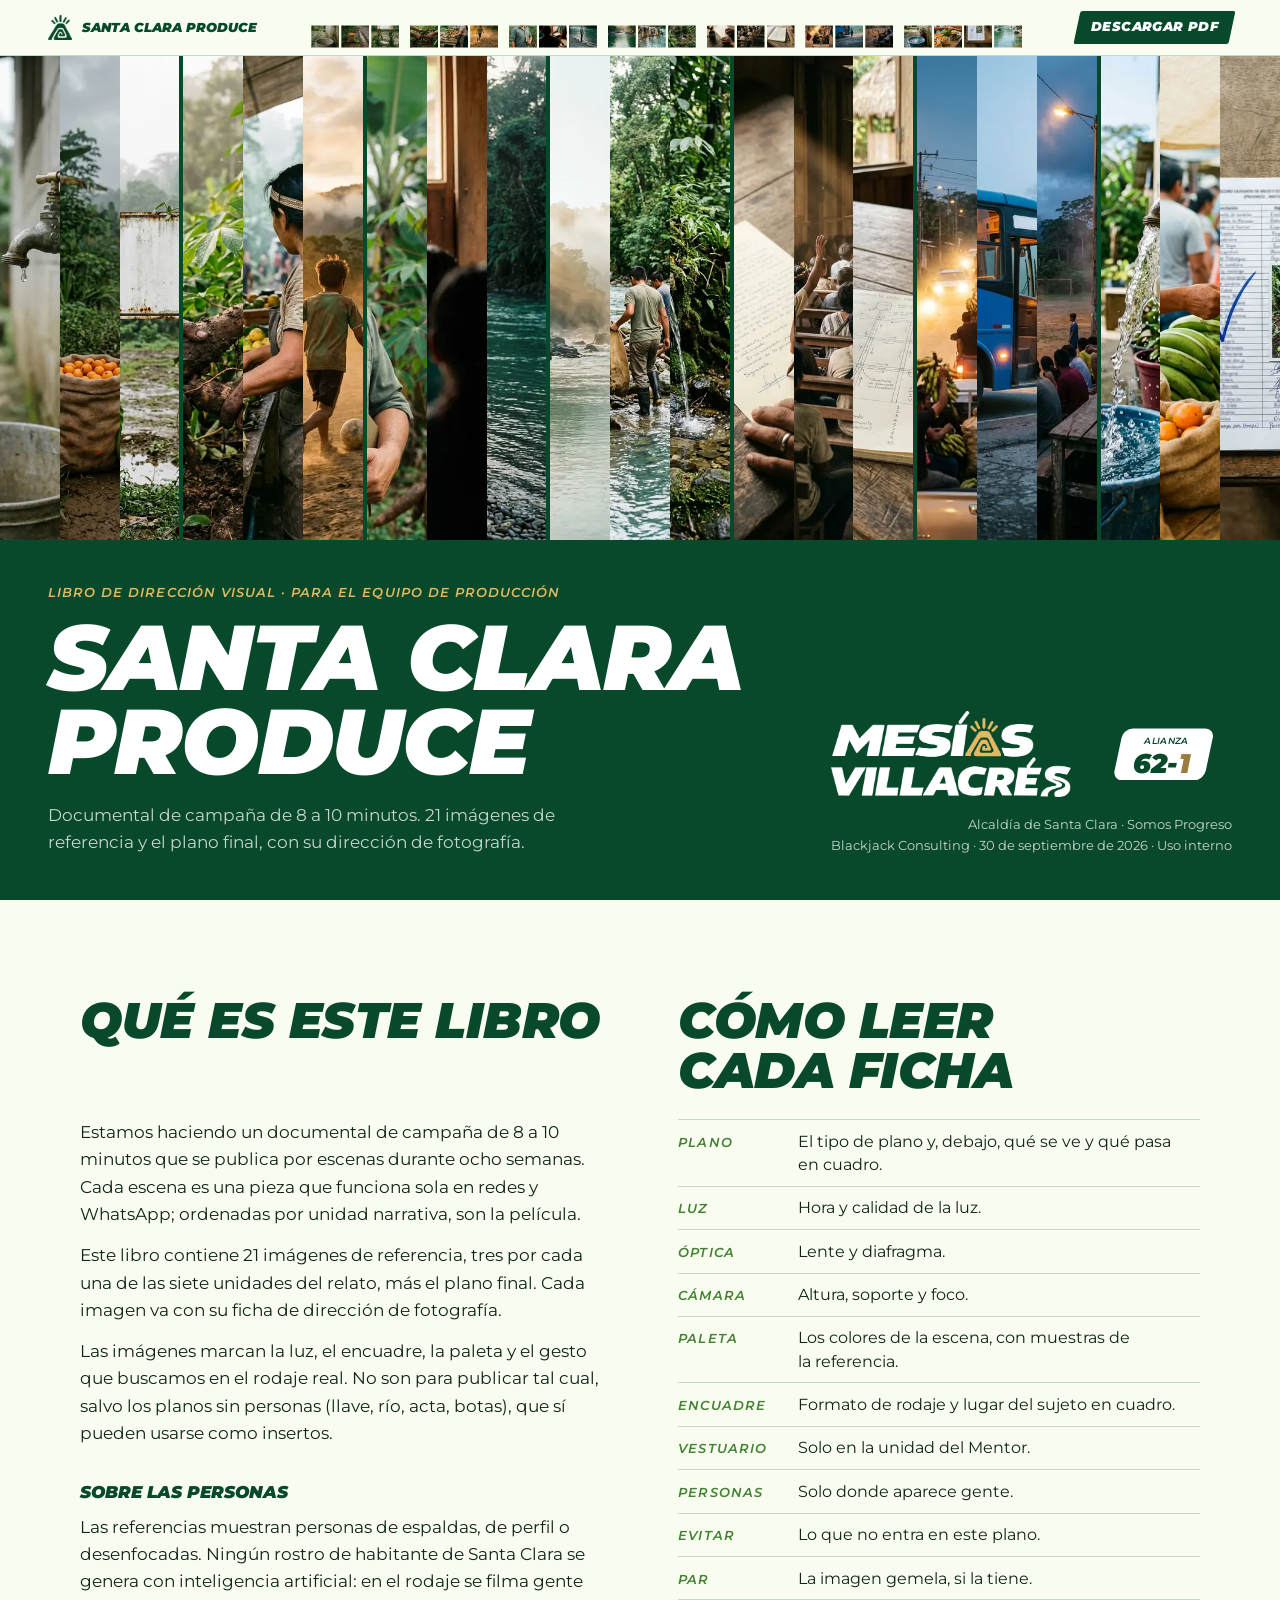
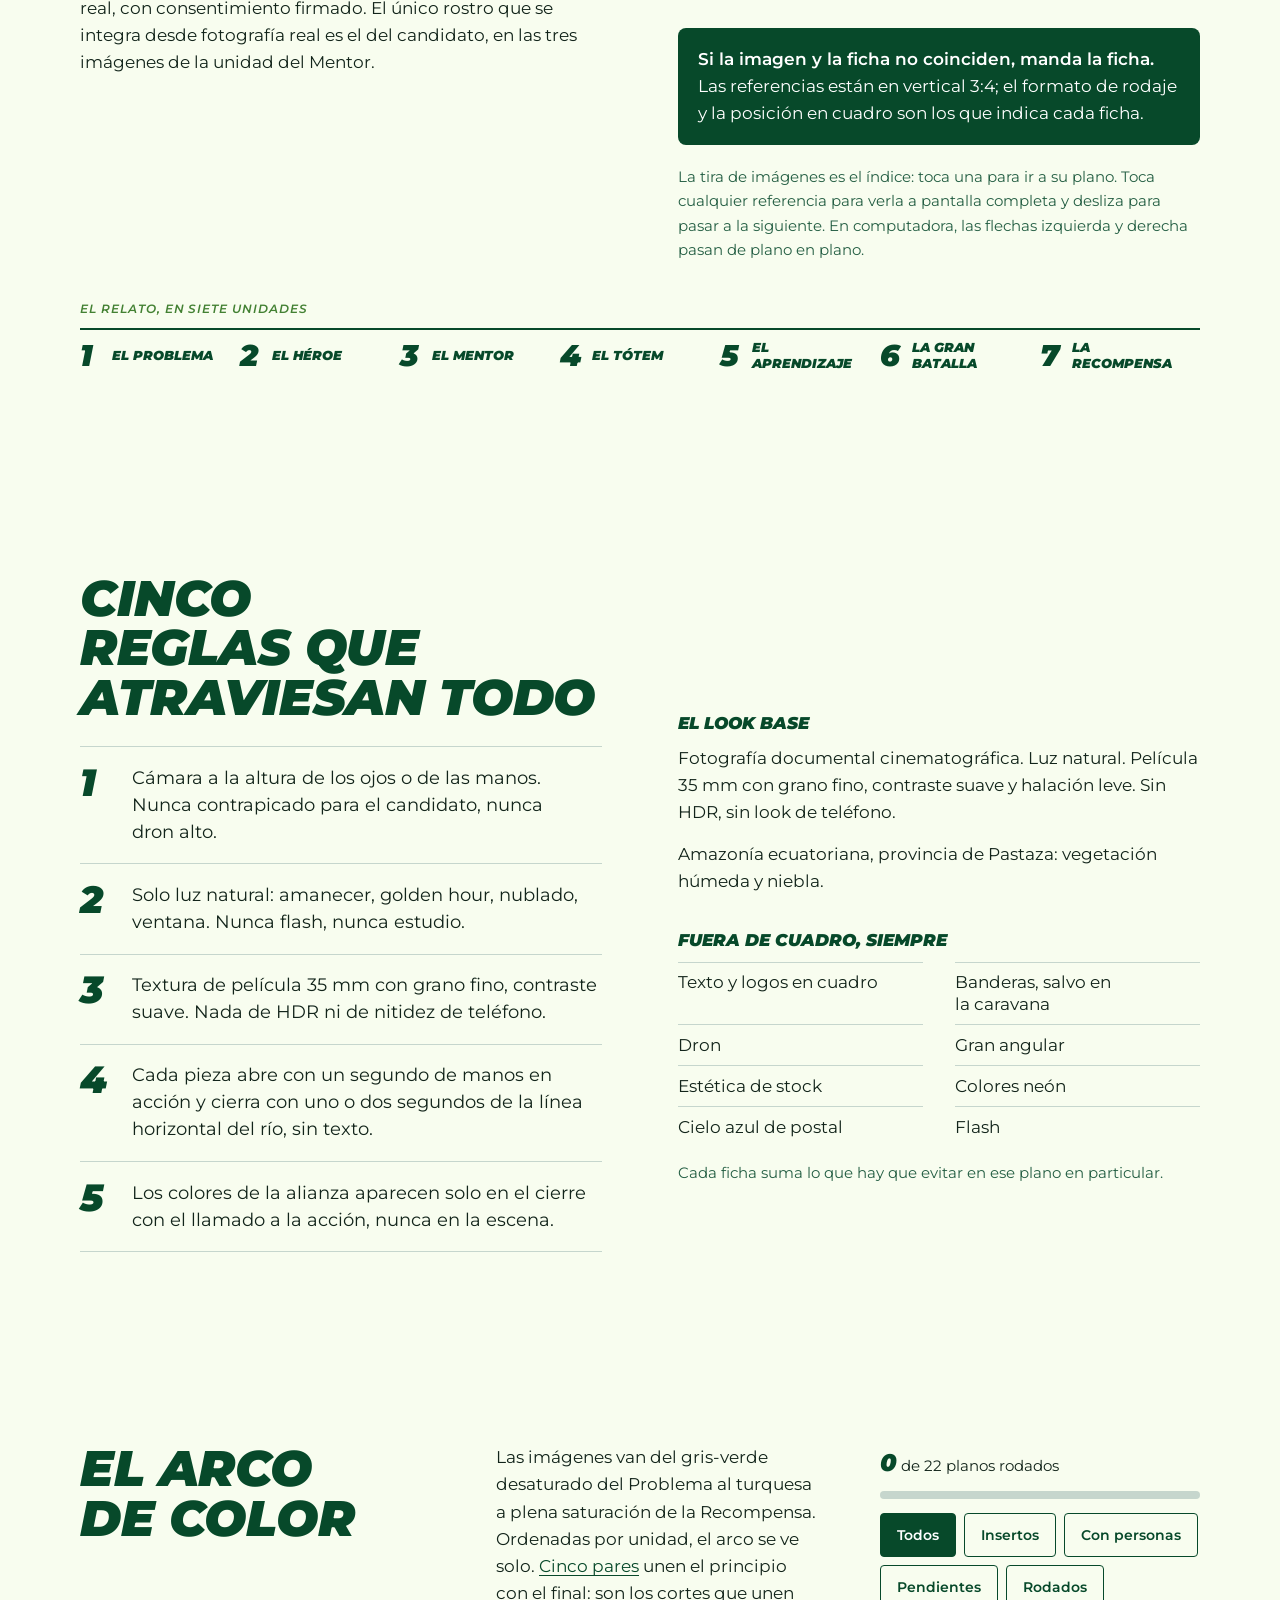
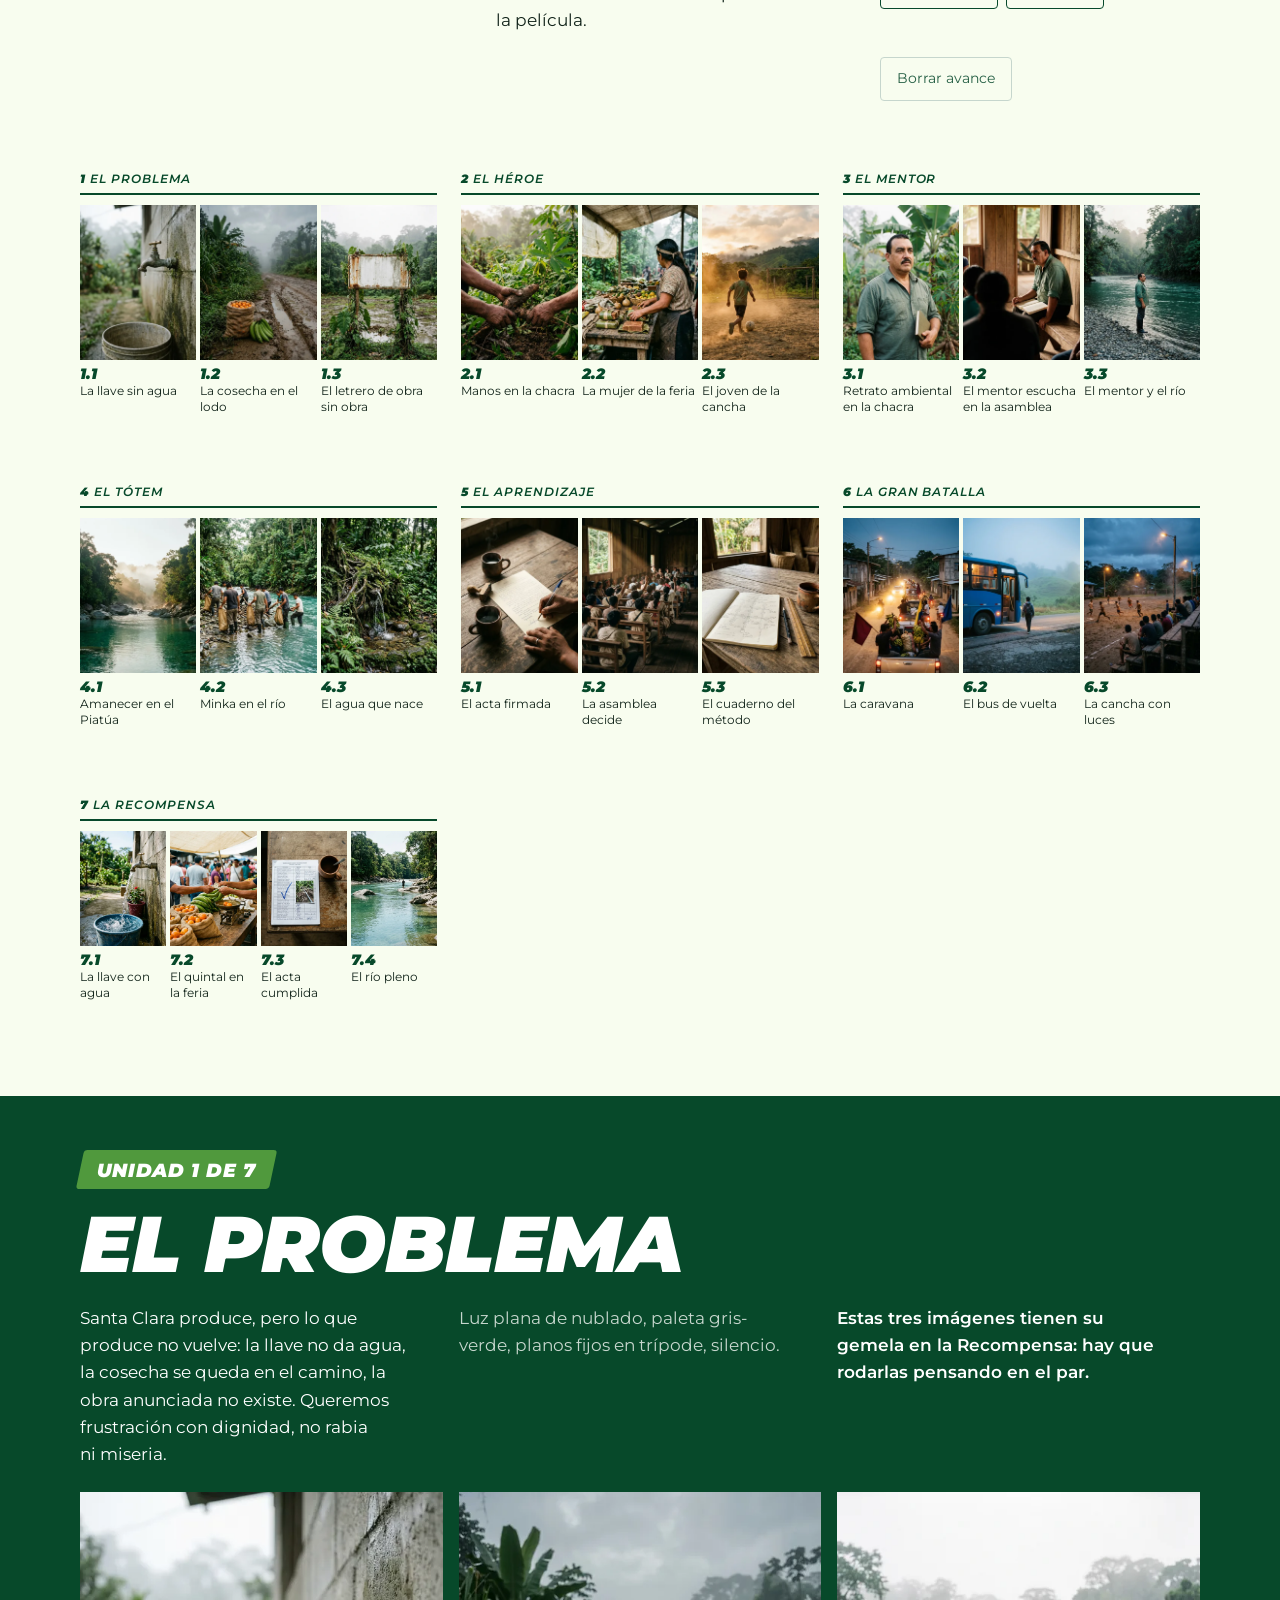
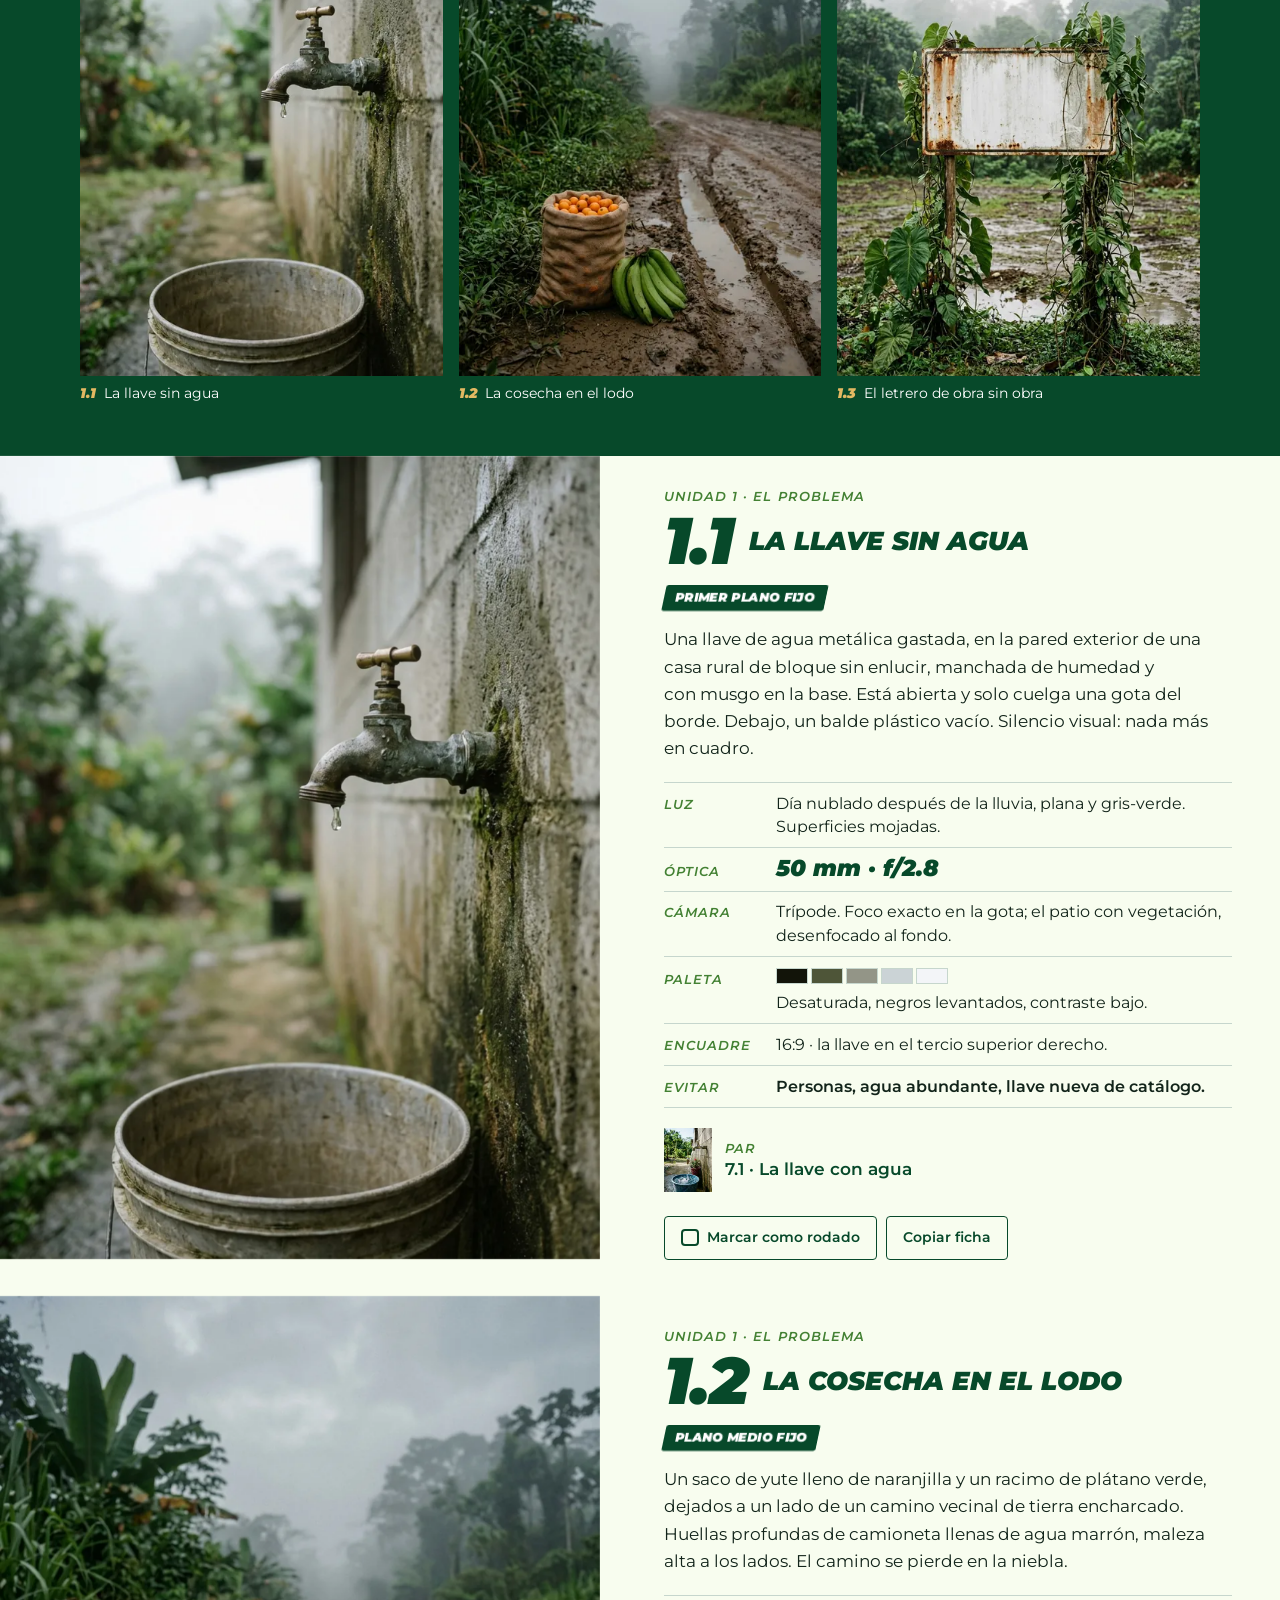
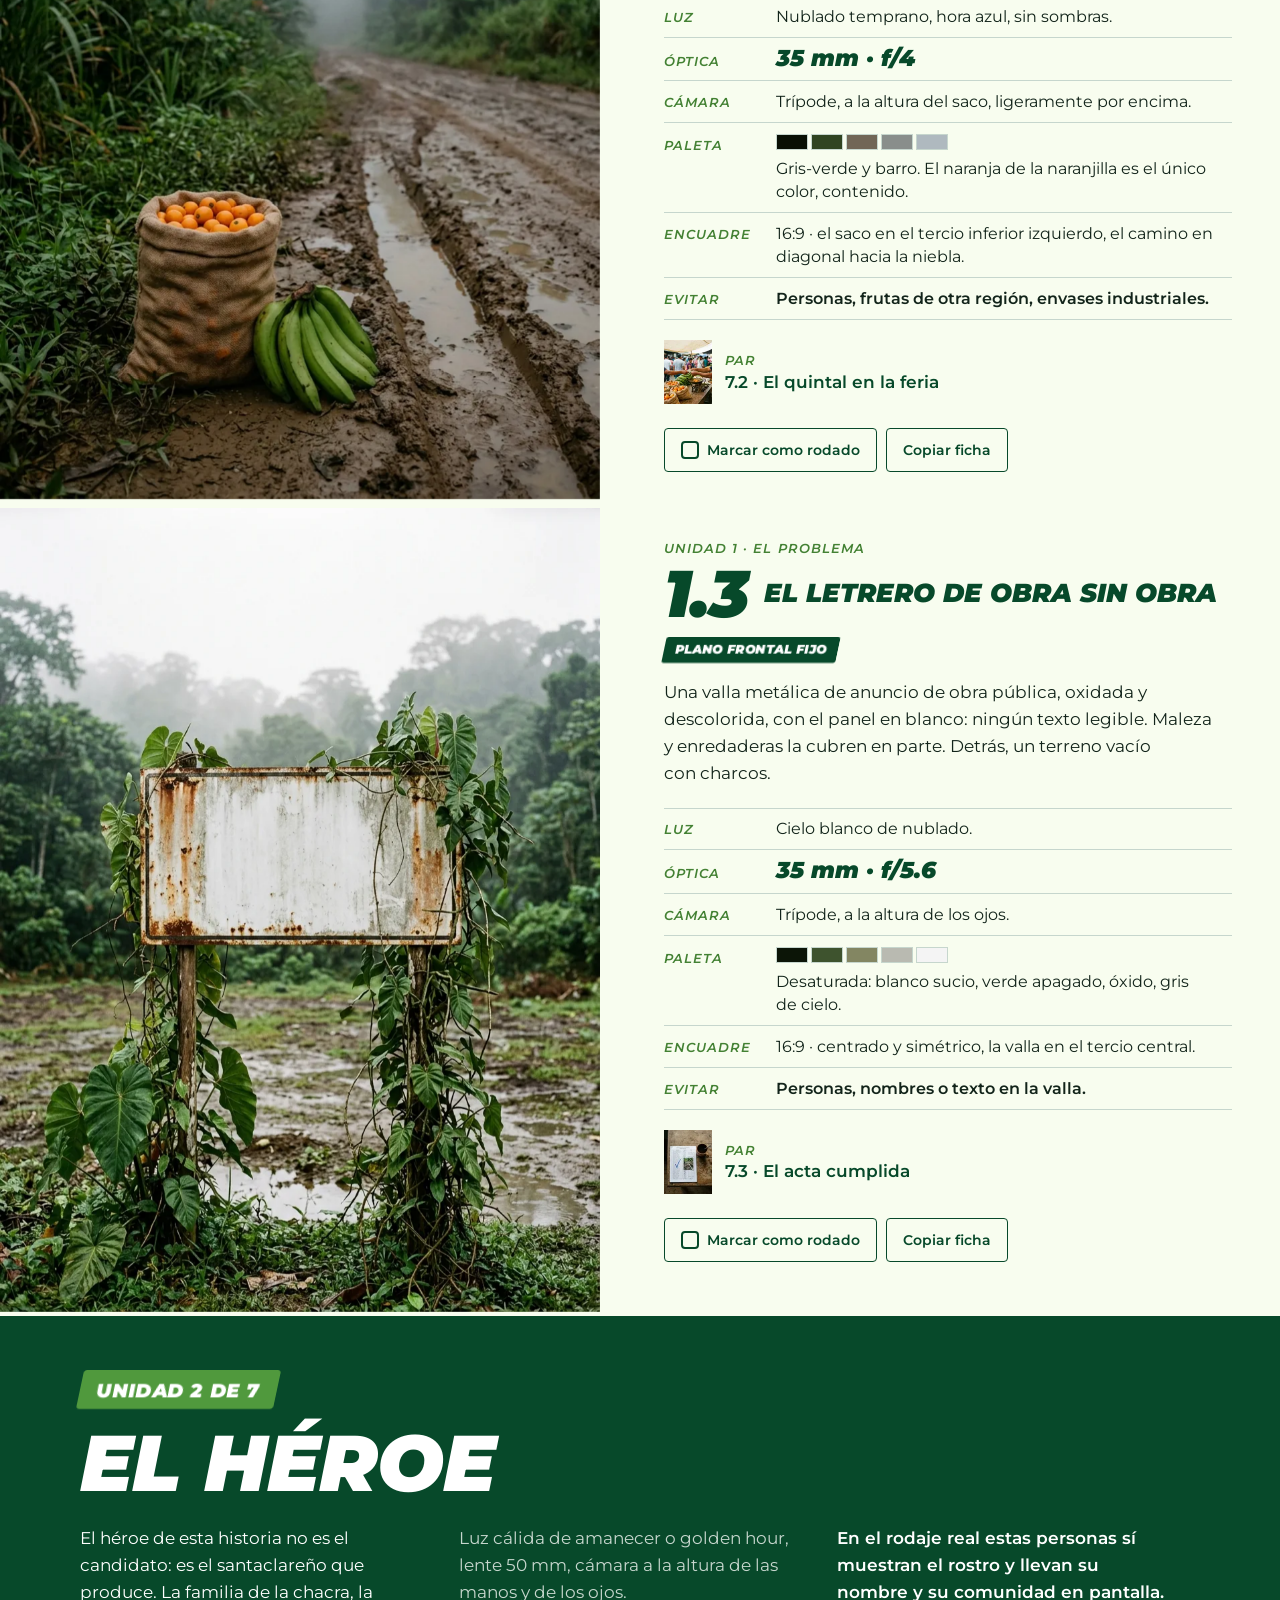
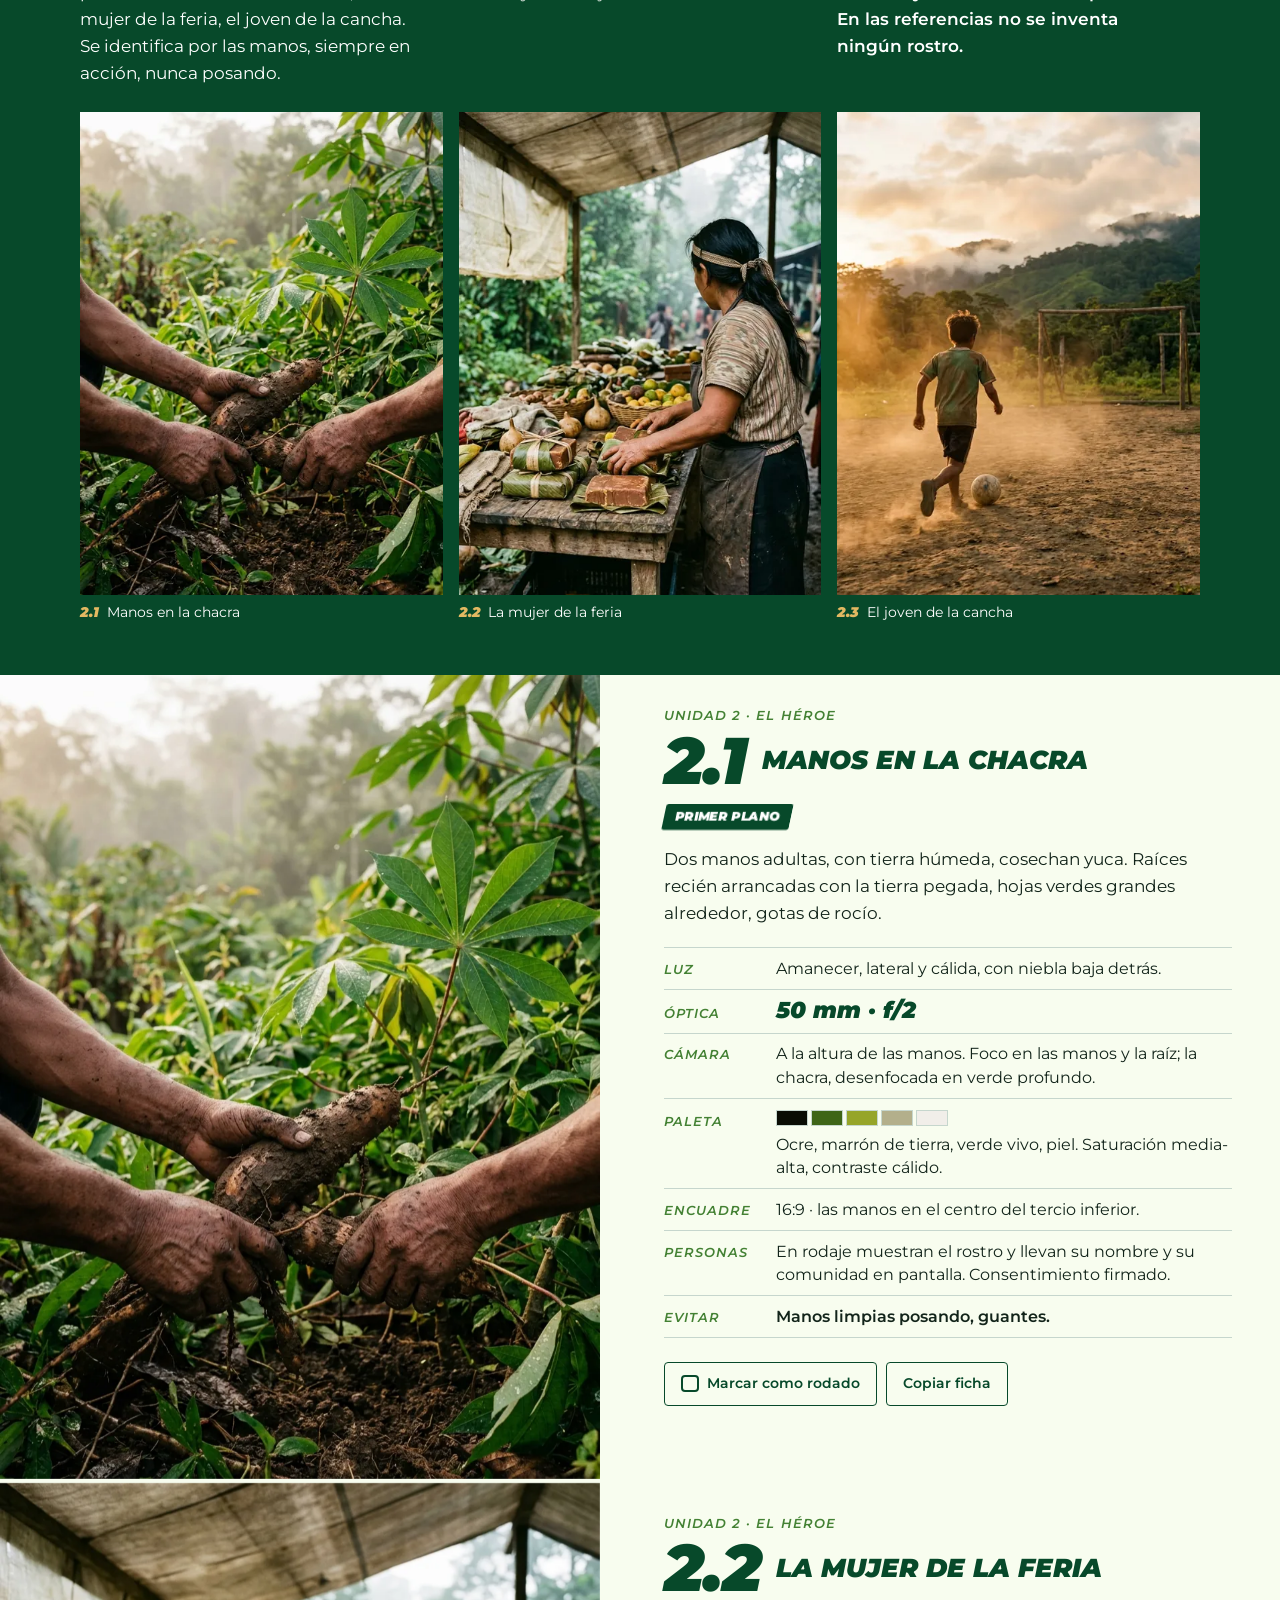
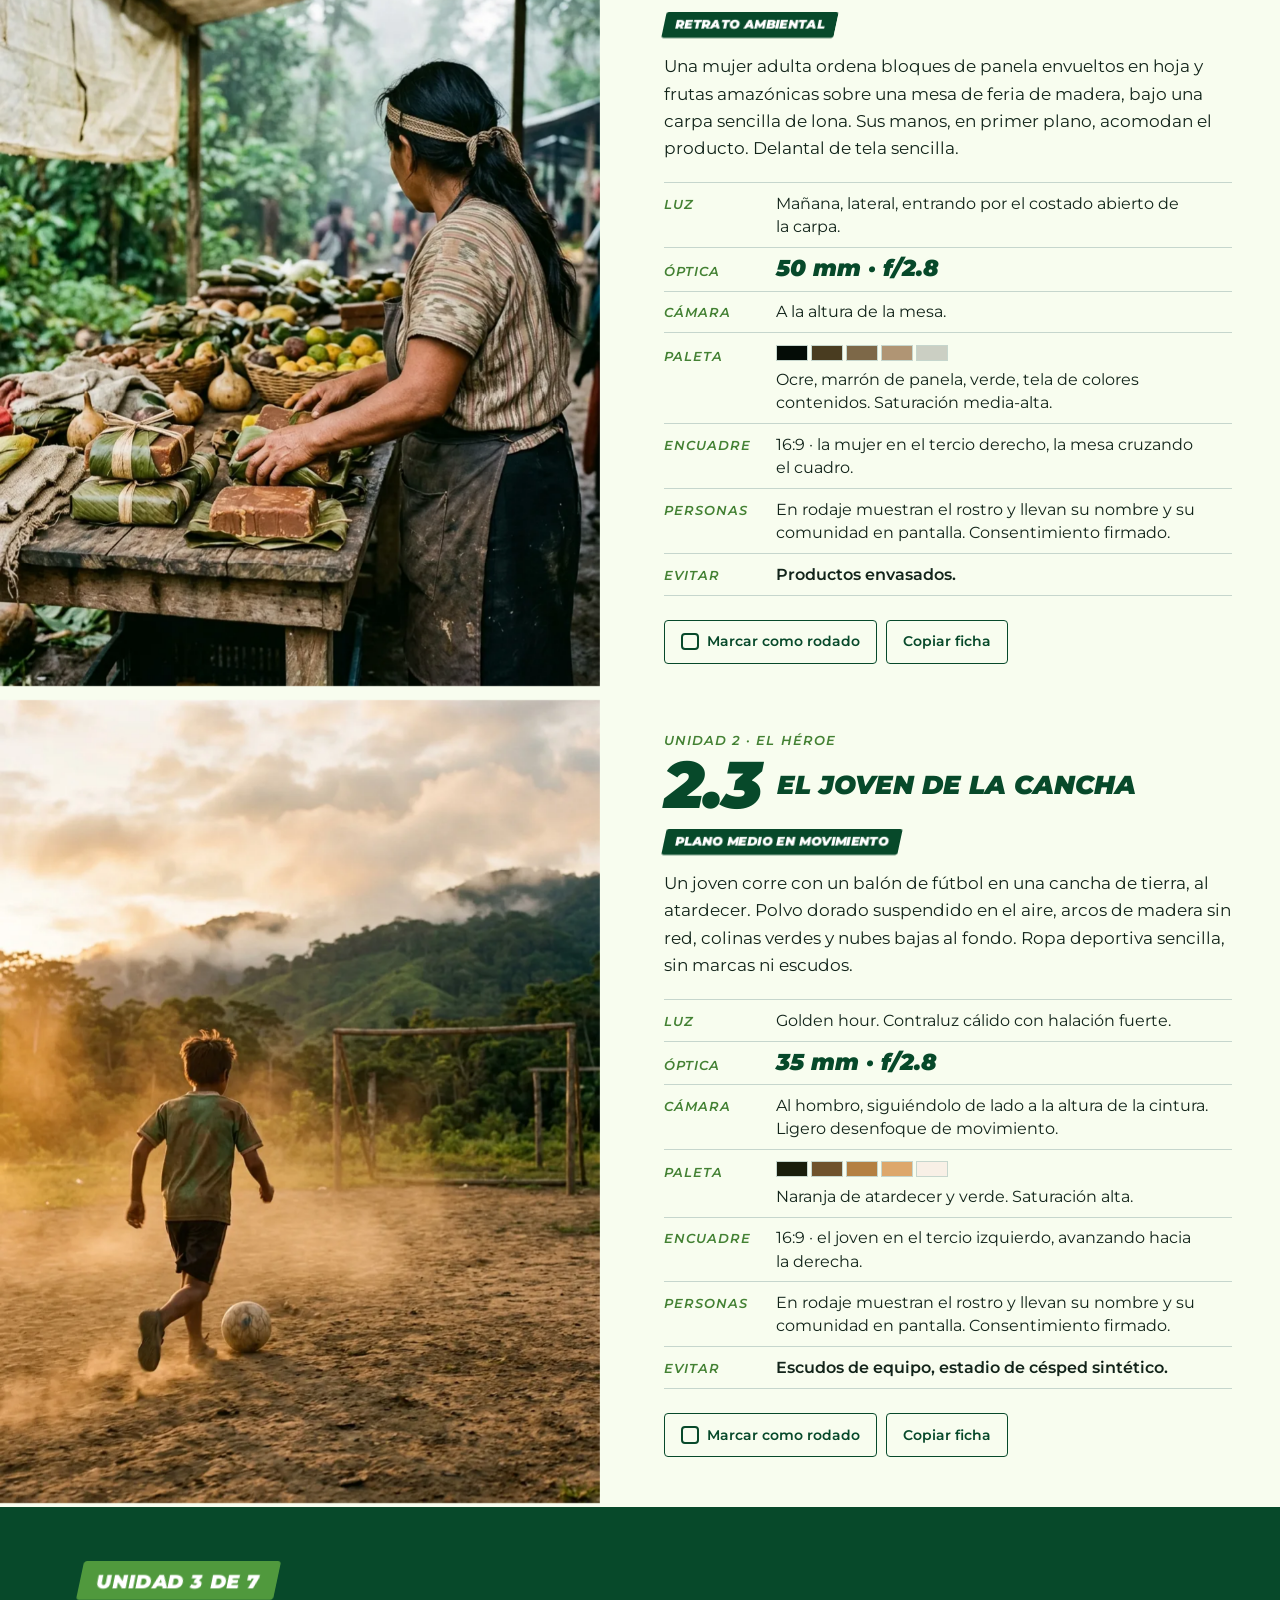
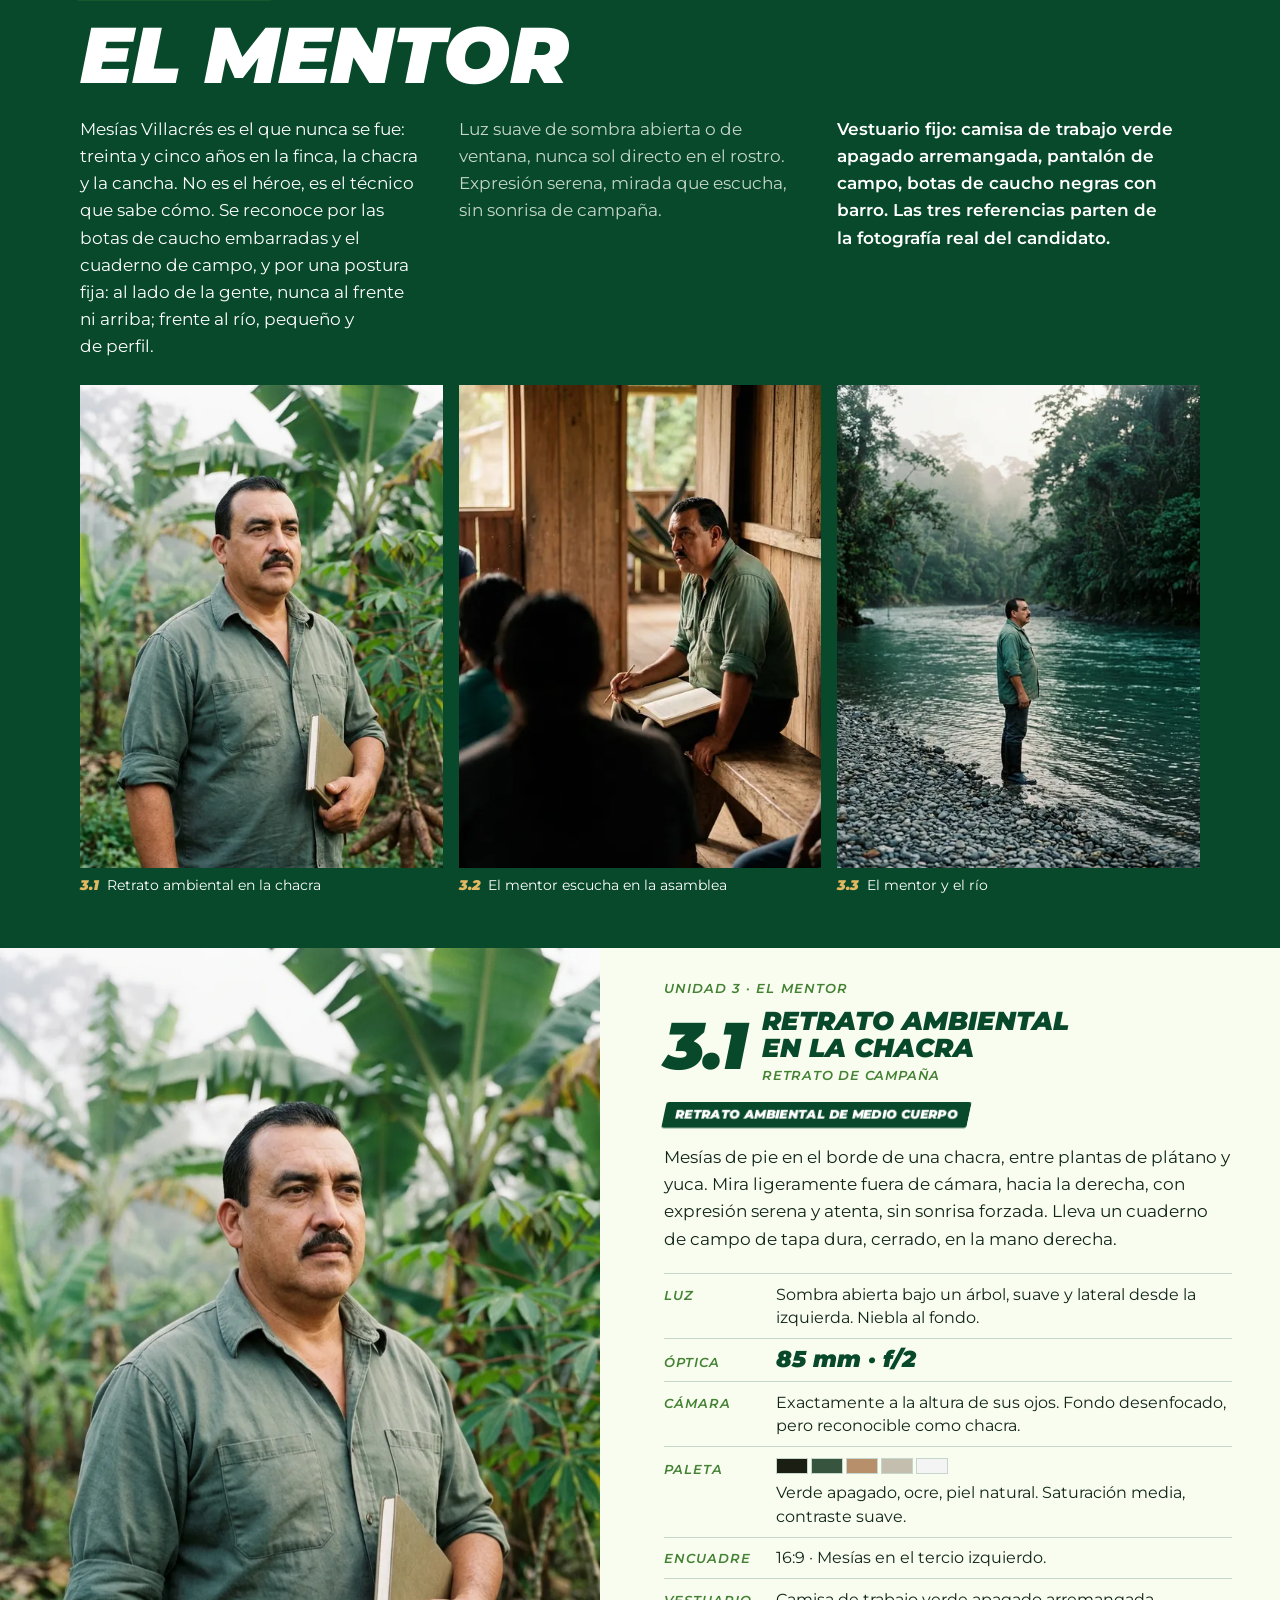
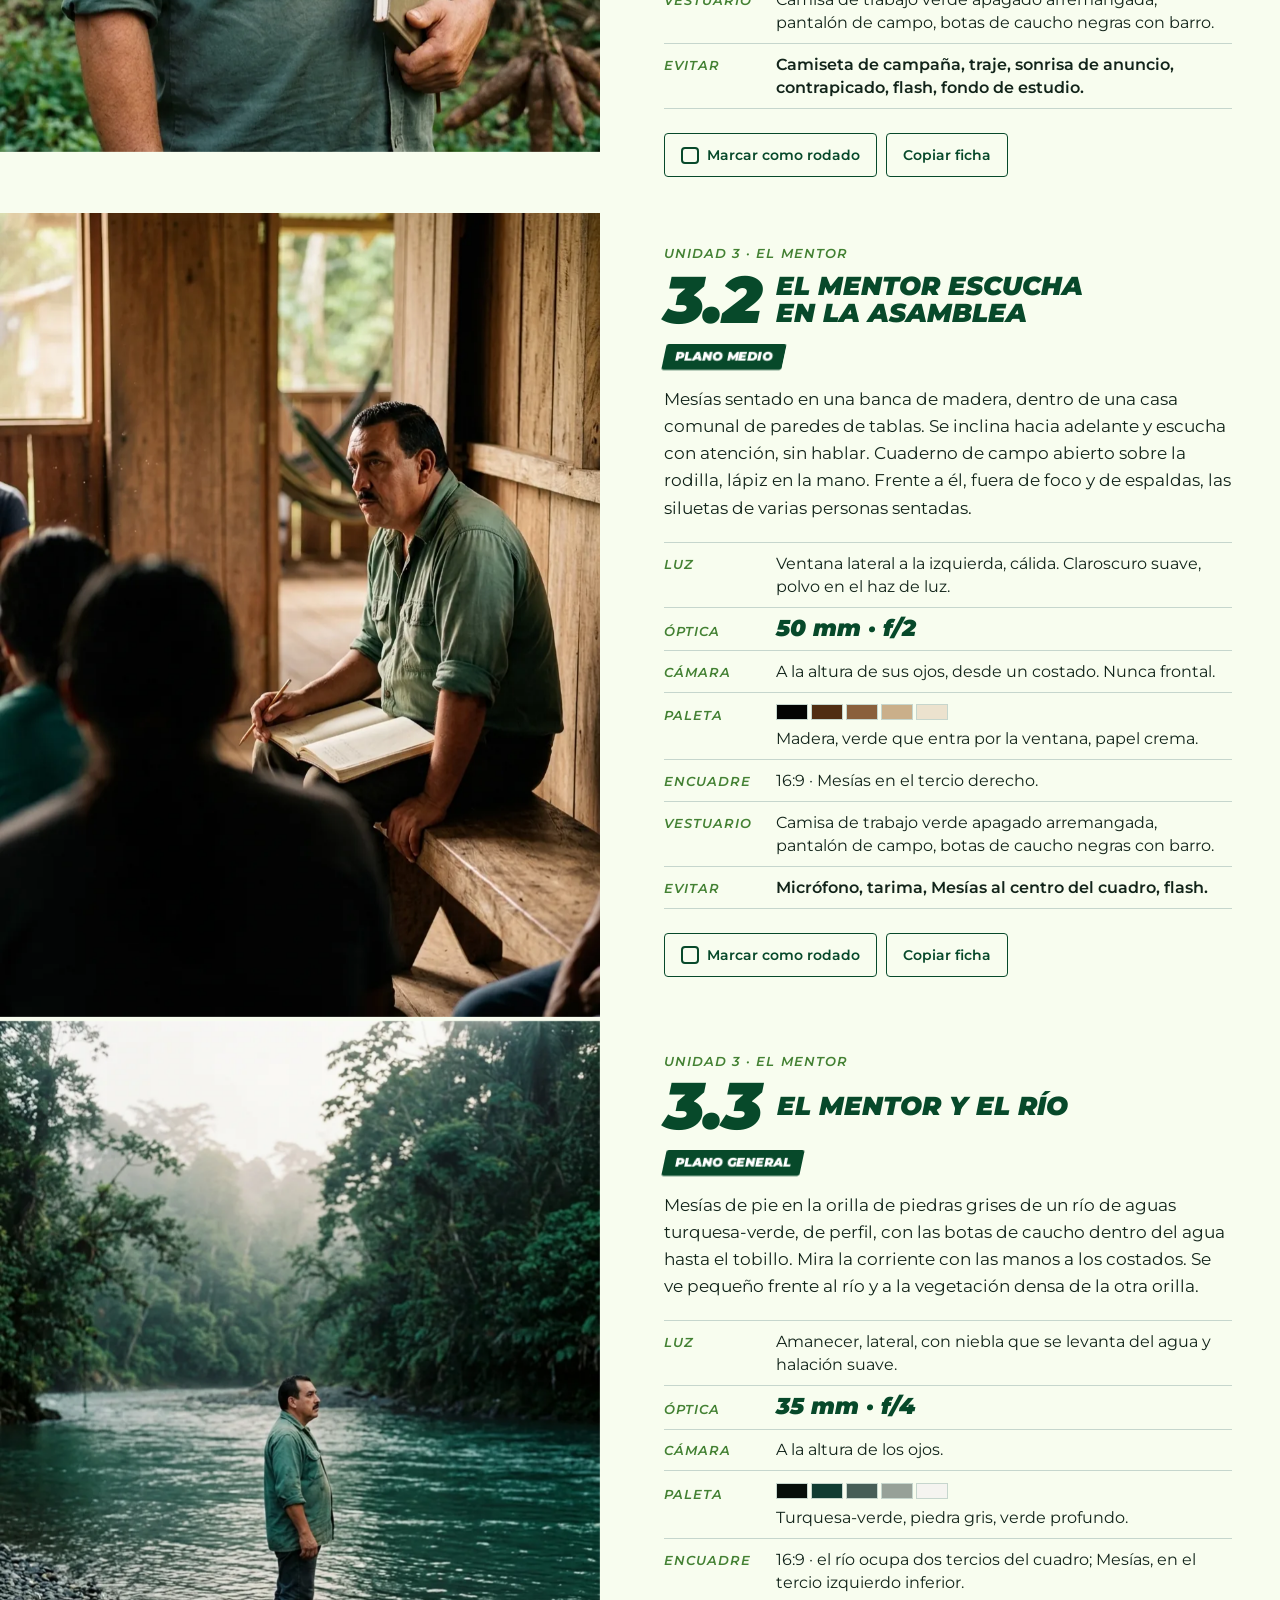
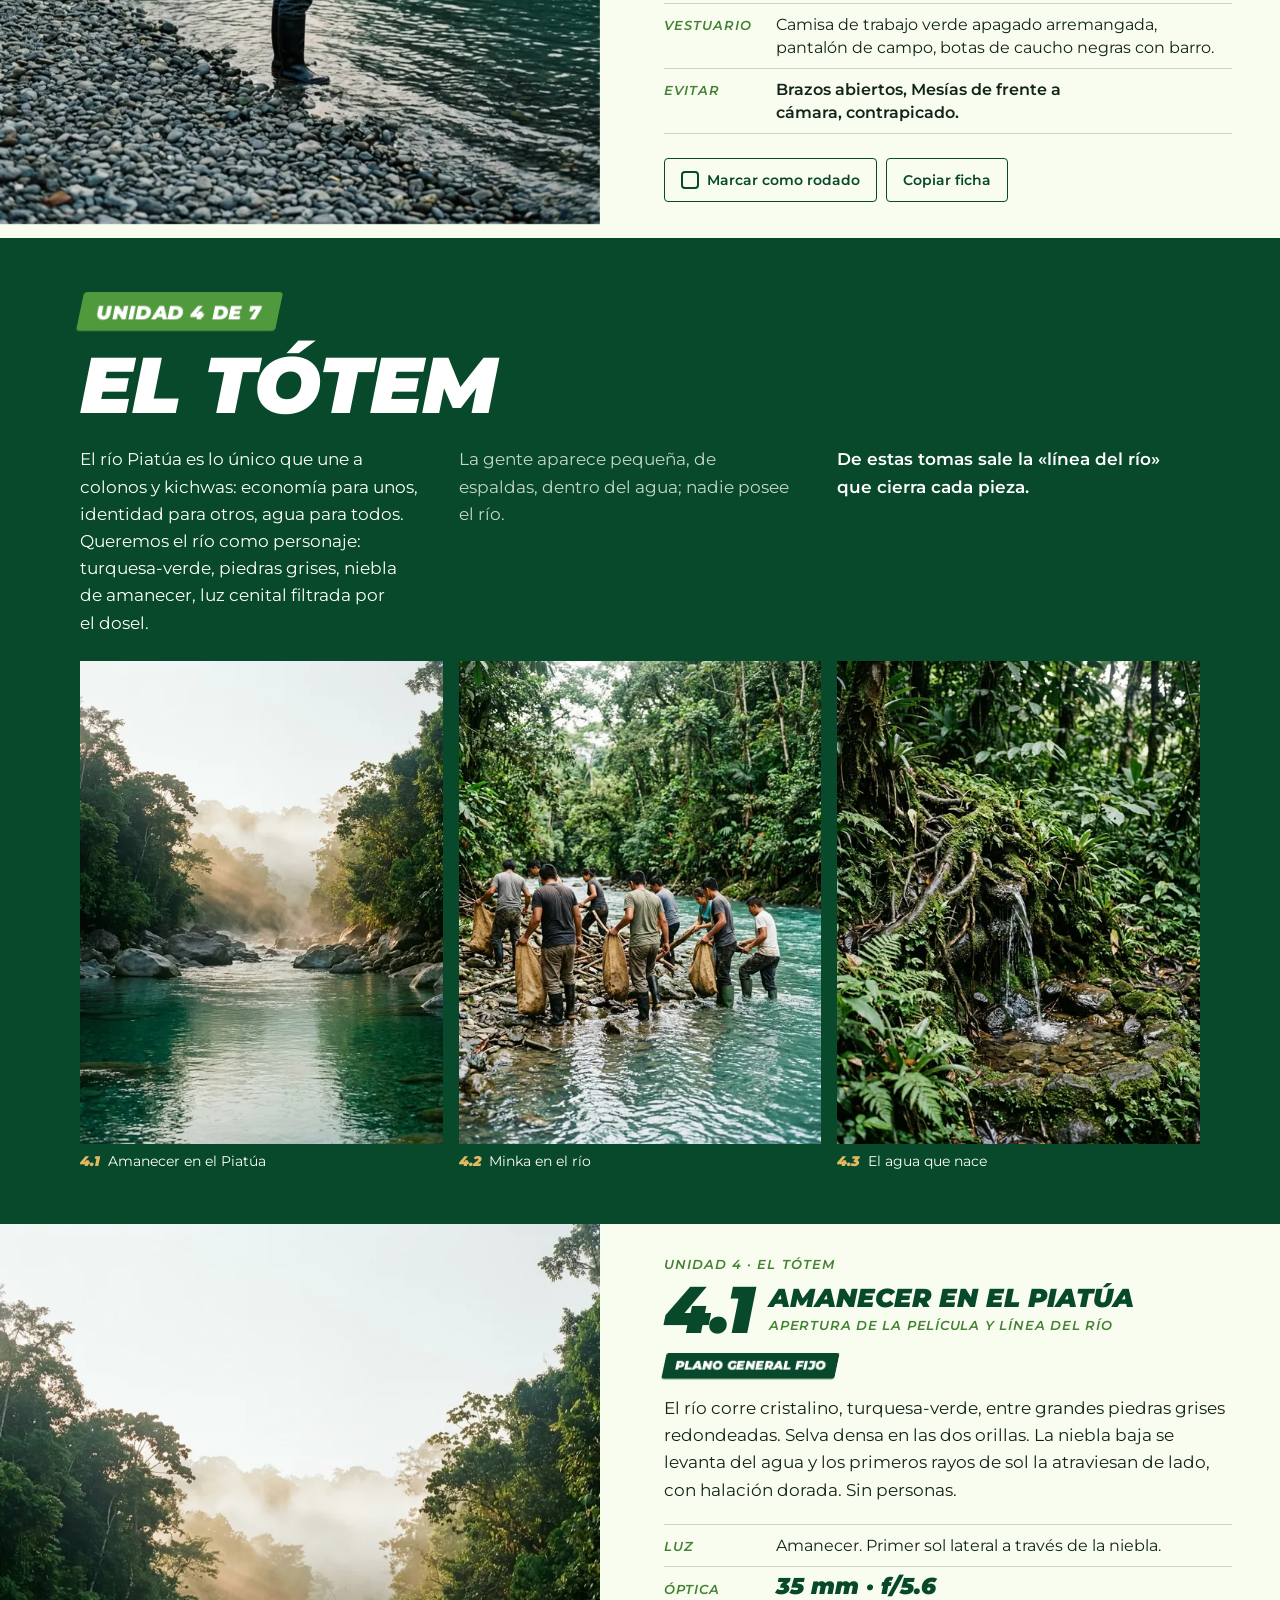
<file: libro-direccion-visual/web/index.html>
<!doctype html>
<html lang="es">
<head>
<meta charset="utf-8">
<meta name="viewport" content="width=device-width, initial-scale=1, viewport-fit=cover">
<title>Santa Clara produce · Libro de dirección visual</title>
<meta name="description" content="Libro de dirección visual del documental de campaña. Uso interno del equipo de producción.">
<meta name="robots" content="noindex, nofollow">
<meta name="theme-color" content="#07492A">
<link rel="icon" href="img/isotipo-mono-selva.png">
<link rel="stylesheet" href="libro.css">
<script src="libro.js" defer></script>
</head>
<body>
<a class="salto" href="#contenido">Saltar al contenido</a>
<header class="barra">
  <a class="marca" href="#portada"><img src="img/isotipo-mono-selva.png" width="240" height="257" alt=""><span>Santa Clara produce</span></a>
  <nav class="arco" aria-label="Los 22 planos, en orden de película"><a href="#p-1-1" data-c="1.1" data-t="La llave sin agua" data-img="img/1.1.webp" aria-label="1.1, La llave sin agua"><img src="img/1.1-t.webp" width="96" height="128" alt="" style="object-position:60% 50%"></a><a href="#p-1-2" data-c="1.2" data-t="La cosecha en el lodo" data-img="img/1.2.webp" aria-label="1.2, La cosecha en el lodo"><img src="img/1.2-t.webp" width="96" height="128" alt="" style="object-position:30% 50%"></a><a href="#p-1-3" data-c="1.3" data-t="El letrero de obra sin obra" data-img="img/1.3.webp" aria-label="1.3, El letrero de obra sin obra"><img src="img/1.3-t.webp" width="96" height="128" alt="" style="object-position:50% 50%"></a><a href="#p-2-1" class="g" data-c="2.1" data-t="Manos en la chacra" data-img="img/2.1.webp" aria-label="2.1, Manos en la chacra"><img src="img/2.1-t.webp" width="96" height="128" alt="" style="object-position:55% 50%"></a><a href="#p-2-2" data-c="2.2" data-t="La mujer de la feria" data-img="img/2.2.webp" aria-label="2.2, La mujer de la feria"><img src="img/2.2-t.webp" width="96" height="128" alt="" style="object-position:70% 50%"></a><a href="#p-2-3" data-c="2.3" data-t="El joven de la cancha" data-img="img/2.3.webp" aria-label="2.3, El joven de la cancha"><img src="img/2.3-t.webp" width="96" height="128" alt="" style="object-position:30% 50%"></a><a href="#p-3-1" class="g" data-c="3.1" data-t="Retrato ambiental en la chacra" data-img="img/3.1.webp" aria-label="3.1, Retrato ambiental en la chacra"><img src="img/3.1-t.webp" width="96" height="128" alt="" style="object-position:90% 50%"></a><a href="#p-3-2" data-c="3.2" data-t="El mentor escucha en la asamblea" data-img="img/3.2.webp" aria-label="3.2, El mentor escucha en la asamblea"><img src="img/3.2-t.webp" width="96" height="128" alt="" style="object-position:8% 50%"></a><a href="#p-3-3" data-c="3.3" data-t="El mentor y el río" data-img="img/3.3.webp" aria-label="3.3, El mentor y el río"><img src="img/3.3-t.webp" width="96" height="128" alt="" style="object-position:82% 50%"></a><a href="#p-4-1" class="g" data-c="4.1" data-t="Amanecer en el Piatúa" data-img="img/4.1.webp" aria-label="4.1, Amanecer en el Piatúa"><img src="img/4.1-t.webp" width="96" height="128" alt="" style="object-position:50% 50%"></a><a href="#p-4-2" data-c="4.2" data-t="Minka en el río" data-img="img/4.2.webp" aria-label="4.2, Minka en el río"><img src="img/4.2-t.webp" width="96" height="128" alt="" style="object-position:50% 50%"></a><a href="#p-4-3" data-c="4.3" data-t="El agua que nace" data-img="img/4.3.webp" aria-label="4.3, El agua que nace"><img src="img/4.3-t.webp" width="96" height="128" alt="" style="object-position:62% 50%"></a><a href="#p-5-1" class="g" data-c="5.1" data-t="El acta firmada" data-img="img/5.1.webp" aria-label="5.1, El acta firmada"><img src="img/5.1-t.webp" width="96" height="128" alt="" style="object-position:62% 50%"></a><a href="#p-5-2" data-c="5.2" data-t="La asamblea decide" data-img="img/5.2.webp" aria-label="5.2, La asamblea decide"><img src="img/5.2-t.webp" width="96" height="128" alt="" style="object-position:35% 50%"></a><a href="#p-5-3" data-c="5.3" data-t="El cuaderno del método" data-img="img/5.3.webp" aria-label="5.3, El cuaderno del método"><img src="img/5.3-t.webp" width="96" height="128" alt="" style="object-position:45% 50%"></a><a href="#p-6-1" class="g" data-c="6.1" data-t="La caravana" data-img="img/6.1.webp" aria-label="6.1, La caravana"><img src="img/6.1-t.webp" width="96" height="128" alt="" style="object-position:45% 50%"></a><a href="#p-6-2" data-c="6.2" data-t="El bus de vuelta" data-img="img/6.2.webp" aria-label="6.2, El bus de vuelta"><img src="img/6.2-t.webp" width="96" height="128" alt="" style="object-position:25% 50%"></a><a href="#p-6-3" data-c="6.3" data-t="La cancha con luces" data-img="img/6.3.webp" aria-label="6.3, La cancha con luces"><img src="img/6.3-t.webp" width="96" height="128" alt="" style="object-position:76% 50%"></a><a href="#p-7-1" class="g" data-c="7.1" data-t="La llave con agua" data-img="img/7.1.webp" aria-label="7.1, La llave con agua"><img src="img/7.1-t.webp" width="96" height="128" alt="" style="object-position:56% 50%"></a><a href="#p-7-2" data-c="7.2" data-t="El quintal en la feria" data-img="img/7.2.webp" aria-label="7.2, El quintal en la feria"><img src="img/7.2-t.webp" width="96" height="128" alt="" style="object-position:35% 50%"></a><a href="#p-7-3" data-c="7.3" data-t="El acta cumplida" data-img="img/7.3.webp" aria-label="7.3, El acta cumplida"><img src="img/7.3-t.webp" width="96" height="128" alt="" style="object-position:30% 50%"></a><a href="#p-7-4" data-c="7.4" data-t="El río pleno" data-img="img/7.4.webp" aria-label="7.4, El río pleno"><img src="img/7.4-t.webp" width="96" height="128" alt="" style="object-position:50% 50%"></a></nav>
  <a class="boton" href="libro-direccion-visual.pdf" download aria-label="Descargar PDF"><span class="caja"><span><span class="largo">Descargar </span>PDF</span></span></a>
</header>
<main id="contenido">
<section class="portada parada" id="portada">
  <div class="tiras" aria-hidden="true"><img src="img/1.1-tira.webp" width="144" height="800" alt="" style="--i:0"><img src="img/1.2-tira.webp" width="144" height="800" alt="" style="--i:1"><img src="img/1.3-tira.webp" width="144" height="800" alt="" style="--i:2"><img src="img/2.1-tira.webp" width="144" height="800" alt="" style="--i:3"><img src="img/2.2-tira.webp" width="144" height="800" alt="" style="--i:4"><img src="img/2.3-tira.webp" width="144" height="800" alt="" style="--i:5"><img src="img/3.1-tira.webp" width="144" height="800" alt="" style="--i:6"><img src="img/3.2-tira.webp" width="144" height="800" alt="" style="--i:7"><img src="img/3.3-tira.webp" width="144" height="800" alt="" style="--i:8"><img src="img/4.1-tira.webp" width="144" height="800" alt="" style="--i:9"><img src="img/4.2-tira.webp" width="144" height="800" alt="" style="--i:10"><img src="img/4.3-tira.webp" width="144" height="800" alt="" style="--i:11"><img src="img/5.1-tira.webp" width="144" height="800" alt="" style="--i:12"><img src="img/5.2-tira.webp" width="144" height="800" alt="" style="--i:13"><img src="img/5.3-tira.webp" width="144" height="800" alt="" style="--i:14"><img src="img/6.1-tira.webp" width="144" height="800" alt="" style="--i:15"><img src="img/6.2-tira.webp" width="144" height="800" alt="" style="--i:16"><img src="img/6.3-tira.webp" width="144" height="800" alt="" style="--i:17"><img src="img/7.1-tira.webp" width="144" height="800" alt="" style="--i:18"><img src="img/7.2-tira.webp" width="144" height="800" alt="" style="--i:19"><img src="img/7.3-tira.webp" width="144" height="800" alt="" style="--i:20"></div>
  <div class="base">
    <div class="tit"><p class="rotulo">Libro de dirección visual · Para el equipo de producción</p>
      <h1>Santa Clara<br>produce</h1>
      <p class="bajada">Documental de campaña de 8 a 10 minutos. 21 imágenes de referencia y el plano final, con su dirección de fotografía.</p></div>
    <div class="firma"><img class="logo" src="img/logo-compacto-negativo.png" width="1400" height="502" alt="Mesías Villacrés"><svg class="badge" style="height:15mm" viewBox="0 0 414 220" role="img" aria-label="Alianza 62-1"><g transform="translate(54.6,0) skewX(-12)"><rect x="0" y="10" width="354" height="200" rx="36" fill="#FFFFFF"/></g><text x="219.4" y="70" font-size="34" font-weight="600" font-style="italic" fill="#07492A" text-anchor="middle" letter-spacing="1.2">ALIANZA</text><text x="89.5" y="182" font-size="104" font-weight="900" font-style="italic" fill="#07492A">62-</text><text x="267.3" y="182" font-size="104" font-weight="900" font-style="italic" fill="#9B7C3F">1</text></svg>
      <p class="legal">Alcaldía de Santa Clara · Somos Progreso<br>Blackjack Consulting · 30 de septiembre de 2026 · Uso interno</p></div>
  </div>
</section>
<section class="texto parada" id="libro">
  <div class="col">
    <h2>Qué es este libro</h2>
    <p>Estamos haciendo un documental de campaña de 8 a 10 minutos que se publica por escenas durante ocho semanas. Cada escena es una pieza que funciona sola en redes y WhatsApp; ordenadas por unidad narrativa, son la película.</p>
    <p>Este libro contiene 21 imágenes de referencia, tres por cada una de las siete unidades del relato, más el plano final. Cada imagen va con su ficha de dirección de fotografía.</p>
    <p>Las imágenes marcan la luz, el encuadre, la paleta y el gesto que buscamos en el rodaje real. No son para publicar tal cual, salvo los planos sin personas (llave, río, acta, botas), que sí pueden usarse como insertos.</p>
    <h3>Sobre las personas</h3>
    <p>Las referencias muestran personas de espaldas, de perfil o desenfocadas. Ningún rostro de habitante de Santa Clara se genera con inteligencia artificial: en el rodaje se filma gente real, con consentimiento firmado. El único rostro que se integra desde fotografía real es el del candidato, en las tres imágenes de la unidad del Mentor.</p>
  </div>
  <div class="col">
    <h2>Cómo leer cada ficha</h2>
    <dl class="leyenda"><div><dt>Plano</dt><dd>El tipo de plano y, debajo, qué se ve y qué pasa en cuadro.</dd></div><div><dt>Luz</dt><dd>Hora y calidad de la luz.</dd></div><div><dt>Óptica</dt><dd>Lente y diafragma.</dd></div><div><dt>Cámara</dt><dd>Altura, soporte y foco.</dd></div><div><dt>Paleta</dt><dd>Los colores de la escena, con muestras de la referencia.</dd></div><div><dt>Encuadre</dt><dd>Formato de rodaje y lugar del sujeto en cuadro.</dd></div><div><dt>Vestuario</dt><dd>Solo en la unidad del Mentor.</dd></div><div><dt>Personas</dt><dd>Solo donde aparece gente.</dd></div><div><dt>Evitar</dt><dd>Lo que no entra en este plano.</dd></div><div><dt>Par</dt><dd>La imagen gemela, si la tiene.</dd></div></dl>
    <p class="aviso"><b>Si la imagen y la ficha no coinciden, manda la ficha.</b> Las referencias están en vertical 3:4; el formato de rodaje y la posición en cuadro son los que indica cada ficha.</p>
    <p class="como-nav">La tira de imágenes es el índice: toca una para ir a su plano. Toca cualquier referencia para verla a pantalla completa y desliza para pasar a la siguiente. En computadora, las flechas izquierda y derecha pasan de plano en plano.</p>
  </div>
  <nav class="relato" aria-label="El relato, en siete unidades"><h3>El relato, en siete unidades</h3><ol><li><a href="#u1"><b>1</b><span>El Problema</span></a></li><li><a href="#u2"><b>2</b><span>El Héroe</span></a></li><li><a href="#u3"><b>3</b><span>El Mentor</span></a></li><li><a href="#u4"><b>4</b><span>El Tótem</span></a></li><li><a href="#u5"><b>5</b><span>El Aprendizaje</span></a></li><li><a href="#u6"><b>6</b><span>La Gran Batalla</span></a></li><li><a href="#u7"><b>7</b><span>La Recompensa</span></a></li></ol></nav>
</section>
<section class="texto reglas parada" id="reglas">
  <div class="col">
    <h2>Cinco reglas que atraviesan todo</h2>
    <ol class="cinco"><li><span>1</span><p>Cámara a la altura de los ojos o de las manos. Nunca contrapicado para el candidato, nunca dron alto.</p></li><li><span>2</span><p>Solo luz natural: amanecer, golden hour, nublado, ventana. Nunca flash, nunca estudio.</p></li><li><span>3</span><p>Textura de película 35 mm con grano fino, contraste suave. Nada de HDR ni de nitidez de teléfono.</p></li><li><span>4</span><p>Cada pieza abre con un segundo de manos en acción y cierra con uno o dos segundos de la línea horizontal del río, sin texto.</p></li><li><span>5</span><p>Los colores de la alianza aparecen solo en el cierre con el llamado a la acción, nunca en la escena.</p></li></ol>
  </div>
  <div class="col">
    <h3>El look base</h3>
    <p>Fotografía documental cinematográfica. Luz natural. Película 35&nbsp;mm con grano fino, contraste suave y halación leve. Sin HDR, sin look de teléfono.</p>
    <p>Amazonía ecuatoriana, provincia de Pastaza: vegetación húmeda y niebla.</p>
    <h3>Fuera de cuadro, siempre</h3>
    <ul class="fuera"><li>Texto y logos en cuadro</li><li>Banderas, salvo en la caravana</li><li>Dron</li><li>Gran angular</li><li>Estética de stock</li><li>Colores neón</li><li>Cielo azul de postal</li><li>Flash</li></ul>
    <p class="menor">Cada ficha suma lo que hay que evitar en ese plano en particular.</p>
  </div>
</section>
<section class="indice parada" id="indice">
  <header><h2>El arco de color</h2>
  <p>Las imágenes van del gris-verde desaturado del Problema al turquesa a plena saturación de la Recompensa. Ordenadas por unidad, el arco se ve solo. <a href="#pares">Cinco pares</a> unen el principio con el final: son los cortes que unen la película.</p></header>
  <div class="grupos"><div class="grupo n3"><h3><a href="#u1"><b>1</b> El Problema</a></h3><div class="fila"><a href="#p-1-1" data-c="1.1" data-gente="no"><img src="img/1.1-480.webp" width="480" height="643" alt="" loading="lazy" decoding="async"><b>1.1</b><span>La llave sin agua</span></a><a href="#p-1-2" data-c="1.2" data-gente="no"><img src="img/1.2-480.webp" width="480" height="643" alt="" loading="lazy" decoding="async"><b>1.2</b><span>La cosecha en el lodo</span></a><a href="#p-1-3" data-c="1.3" data-gente="no"><img src="img/1.3-480.webp" width="480" height="643" alt="" loading="lazy" decoding="async"><b>1.3</b><span>El letrero de obra sin obra</span></a></div></div><div class="grupo n3"><h3><a href="#u2"><b>2</b> El Héroe</a></h3><div class="fila"><a href="#p-2-1" data-c="2.1" data-gente="si"><img src="img/2.1-480.webp" width="480" height="643" alt="" loading="lazy" decoding="async"><b>2.1</b><span>Manos en la chacra</span></a><a href="#p-2-2" data-c="2.2" data-gente="si"><img src="img/2.2-480.webp" width="480" height="643" alt="" loading="lazy" decoding="async"><b>2.2</b><span>La mujer de la feria</span></a><a href="#p-2-3" data-c="2.3" data-gente="si"><img src="img/2.3-480.webp" width="480" height="643" alt="" loading="lazy" decoding="async"><b>2.3</b><span>El joven de la cancha</span></a></div></div><div class="grupo n3"><h3><a href="#u3"><b>3</b> El Mentor</a></h3><div class="fila"><a href="#p-3-1" data-c="3.1" data-gente="si"><img src="img/3.1-480.webp" width="480" height="643" alt="" loading="lazy" decoding="async"><b>3.1</b><span>Retrato ambiental en la chacra</span></a><a href="#p-3-2" data-c="3.2" data-gente="si"><img src="img/3.2-480.webp" width="480" height="643" alt="" loading="lazy" decoding="async"><b>3.2</b><span>El mentor escucha en la asamblea</span></a><a href="#p-3-3" data-c="3.3" data-gente="si"><img src="img/3.3-480.webp" width="480" height="643" alt="" loading="lazy" decoding="async"><b>3.3</b><span>El mentor y el río</span></a></div></div><div class="grupo n3"><h3><a href="#u4"><b>4</b> El Tótem</a></h3><div class="fila"><a href="#p-4-1" data-c="4.1" data-gente="no"><img src="img/4.1-480.webp" width="480" height="643" alt="" loading="lazy" decoding="async"><b>4.1</b><span>Amanecer en el Piatúa</span></a><a href="#p-4-2" data-c="4.2" data-gente="si"><img src="img/4.2-480.webp" width="480" height="643" alt="" loading="lazy" decoding="async"><b>4.2</b><span>Minka en el río</span></a><a href="#p-4-3" data-c="4.3" data-gente="no"><img src="img/4.3-480.webp" width="480" height="643" alt="" loading="lazy" decoding="async"><b>4.3</b><span>El agua que nace</span></a></div></div><div class="grupo n3"><h3><a href="#u5"><b>5</b> El Aprendizaje</a></h3><div class="fila"><a href="#p-5-1" data-c="5.1" data-gente="no"><img src="img/5.1-480.webp" width="480" height="643" alt="" loading="lazy" decoding="async"><b>5.1</b><span>El acta firmada</span></a><a href="#p-5-2" data-c="5.2" data-gente="si"><img src="img/5.2-480.webp" width="480" height="643" alt="" loading="lazy" decoding="async"><b>5.2</b><span>La asamblea decide</span></a><a href="#p-5-3" data-c="5.3" data-gente="no"><img src="img/5.3-480.webp" width="480" height="643" alt="" loading="lazy" decoding="async"><b>5.3</b><span>El cuaderno del método</span></a></div></div><div class="grupo n3"><h3><a href="#u6"><b>6</b> La Gran Batalla</a></h3><div class="fila"><a href="#p-6-1" data-c="6.1" data-gente="si"><img src="img/6.1-480.webp" width="480" height="643" alt="" loading="lazy" decoding="async"><b>6.1</b><span>La caravana</span></a><a href="#p-6-2" data-c="6.2" data-gente="si"><img src="img/6.2-480.webp" width="480" height="643" alt="" loading="lazy" decoding="async"><b>6.2</b><span>El bus de vuelta</span></a><a href="#p-6-3" data-c="6.3" data-gente="si"><img src="img/6.3-480.webp" width="480" height="643" alt="" loading="lazy" decoding="async"><b>6.3</b><span>La cancha con luces</span></a></div></div><div class="grupo n4"><h3><a href="#u7"><b>7</b> La Recompensa</a></h3><div class="fila"><a href="#p-7-1" data-c="7.1" data-gente="no"><img src="img/7.1-480.webp" width="480" height="643" alt="" loading="lazy" decoding="async"><b>7.1</b><span>La llave con agua</span></a><a href="#p-7-2" data-c="7.2" data-gente="si"><img src="img/7.2-480.webp" width="480" height="643" alt="" loading="lazy" decoding="async"><b>7.2</b><span>El quintal en la feria</span></a><a href="#p-7-3" data-c="7.3" data-gente="no"><img src="img/7.3-480.webp" width="480" height="643" alt="" loading="lazy" decoding="async"><b>7.3</b><span>El acta cumplida</span></a><a href="#p-7-4" data-c="7.4" data-gente="no"><img src="img/7.4-34-480.webp" width="480" height="643" alt="" loading="lazy" decoding="async"><b>7.4</b><span>El río pleno</span></a></div></div></div>
</section>
<section class="unidad parada" id="u1" data-c="1.1 1.2 1.3"><div class="dentro">
  <div class="cab-u"><p class="caja hoja"><span>Unidad 1 de 7</span></p><h2>El Problema</h2></div>
  <div class="txt"><p class="busca">Santa Clara produce, pero lo que produce no vuelve: la llave no da agua, la cosecha se queda en el camino, la obra anunciada no existe. Queremos frustración con dignidad, no rabia ni miseria.</p><p class="como">Luz plana de nublado, paleta gris-verde, planos fijos en trípode, silencio.</p><p class="ojo">Estas tres imágenes tienen su gemela en la Recompensa: hay que rodarlas pensando en el par.</p></div>
  <div class="triada"><a href="#p-1-1"><img src="img/1.1-480.webp" width="480" height="643" alt="" loading="lazy" decoding="async"><span><b>1.1</b> La llave sin agua</span></a><a href="#p-1-2"><img src="img/1.2-480.webp" width="480" height="643" alt="" loading="lazy" decoding="async"><span><b>1.2</b> La cosecha en el lodo</span></a><a href="#p-1-3"><img src="img/1.3-480.webp" width="480" height="643" alt="" loading="lazy" decoding="async"><span><b>1.3</b> El letrero de obra sin obra</span></a></div>
</div></section><article class="plano parada" id="p-1-1" data-c="1.1">
  <a class="ref" href="img/1.1.webp" data-c="1.1" aria-label="Ver a pantalla completa la referencia 1.1, La llave sin agua"><img src="img/1.1.webp" srcset="img/1.1-480.webp 480w, img/1.1.webp 896w" sizes="(min-width: 60rem) 50vw, 100vw" width="896" height="1200" alt="Referencia 1.1: La llave sin agua" loading=lazy decoding=async><span class="et" aria-hidden="true">1.1</span></a>
  <div class="info">
    <p class="rotulo"><a href="#u1">Unidad 1 · El Problema</a></p>
    <header class="cab"><h3><span class="cod">1.1</span> <span class="tt"><span class="t">La llave sin agua</span></span></h3></header>
    <p class="caja "><span>Primer plano fijo</span></p>
    <p class="escena">Una llave de agua metálica gastada, en la pared exterior de una casa rural de bloque sin enlucir, manchada de humedad y con musgo en la base. Está abierta y solo cuelga una gota del borde. Debajo, un balde plástico vacío. Silencio visual: nada más en cuadro.</p>
    <dl class="ficha"><div class="campo "><dt>Luz</dt><dd>Día nublado después de la lluvia, plana y gris-verde. Superficies mojadas.</dd></div><div class="campo optica"><dt>Óptica</dt><dd>50 mm · f/2.8</dd></div><div class="campo "><dt>Cámara</dt><dd>Trípode. Foco exacto en la gota; el patio con vegetación, desenfocado al fondo.</dd></div><div class="campo "><dt>Paleta</dt><dd><span class="chips"><i style="background:#121409"></i><i style="background:#4E5538"></i><i style="background:#939587"></i><i style="background:#CBD3D6"></i><i style="background:#F3F5F8"></i></span>Desaturada, negros levantados, contraste bajo.</dd></div><div class="campo "><dt>Encuadre</dt><dd>16:9 · la llave en el tercio superior derecho.</dd></div><div class="campo evitar"><dt>Evitar</dt><dd>Personas, agua abundante, llave nueva de catálogo.</dd></div></dl><div class="pares-ficha"><a class="par" href="#p-7-1"><img src="img/7.1-t.webp" width="96" height="128" alt="" loading="lazy"><span><span class="rotulo">Par</span><b>7.1 · La llave con agua</b></span></a></div>
  </div>
</article><article class="plano parada" id="p-1-2" data-c="1.2">
  <a class="ref" href="img/1.2.webp" data-c="1.2" aria-label="Ver a pantalla completa la referencia 1.2, La cosecha en el lodo"><img src="img/1.2.webp" srcset="img/1.2-480.webp 480w, img/1.2.webp 896w" sizes="(min-width: 60rem) 50vw, 100vw" width="896" height="1200" alt="Referencia 1.2: La cosecha en el lodo" loading=lazy decoding=async><span class="et" aria-hidden="true">1.2</span></a>
  <div class="info">
    <p class="rotulo"><a href="#u1">Unidad 1 · El Problema</a></p>
    <header class="cab"><h3><span class="cod">1.2</span> <span class="tt"><span class="t">La cosecha en el lodo</span></span></h3></header>
    <p class="caja "><span>Plano medio fijo</span></p>
    <p class="escena">Un saco de yute lleno de naranjilla y un racimo de plátano verde, dejados a un lado de un camino vecinal de tierra encharcado. Huellas profundas de camioneta llenas de agua marrón, maleza alta a los lados. El camino se pierde en la niebla.</p>
    <dl class="ficha"><div class="campo "><dt>Luz</dt><dd>Nublado temprano, hora azul, sin sombras.</dd></div><div class="campo optica"><dt>Óptica</dt><dd>35 mm · f/4</dd></div><div class="campo "><dt>Cámara</dt><dd>Trípode, a la altura del saco, ligeramente por encima.</dd></div><div class="campo "><dt>Paleta</dt><dd><span class="chips"><i style="background:#091004"></i><i style="background:#304421"></i><i style="background:#716656"></i><i style="background:#898E8B"></i><i style="background:#AFB9BF"></i></span>Gris-verde y barro. El naranja de la naranjilla es el único color, contenido.</dd></div><div class="campo "><dt>Encuadre</dt><dd>16:9 · el saco en el tercio inferior izquierdo, el camino en diagonal hacia la niebla.</dd></div><div class="campo evitar"><dt>Evitar</dt><dd>Personas, frutas de otra región, envases industriales.</dd></div></dl><div class="pares-ficha"><a class="par" href="#p-7-2"><img src="img/7.2-t.webp" width="96" height="128" alt="" loading="lazy"><span><span class="rotulo">Par</span><b>7.2 · El quintal en la feria</b></span></a></div>
  </div>
</article><article class="plano parada" id="p-1-3" data-c="1.3">
  <a class="ref" href="img/1.3.webp" data-c="1.3" aria-label="Ver a pantalla completa la referencia 1.3, El letrero de obra sin obra"><img src="img/1.3.webp" srcset="img/1.3-480.webp 480w, img/1.3.webp 896w" sizes="(min-width: 60rem) 50vw, 100vw" width="896" height="1200" alt="Referencia 1.3: El letrero de obra sin obra" loading=lazy decoding=async><span class="et" aria-hidden="true">1.3</span></a>
  <div class="info">
    <p class="rotulo"><a href="#u1">Unidad 1 · El Problema</a></p>
    <header class="cab"><h3><span class="cod">1.3</span> <span class="tt"><span class="t">El letrero de obra sin obra</span></span></h3></header>
    <p class="caja "><span>Plano frontal fijo</span></p>
    <p class="escena">Una valla metálica de anuncio de obra pública, oxidada y descolorida, con el panel en blanco: ningún texto legible. Maleza y enredaderas la cubren en parte. Detrás, un terreno vacío con charcos.</p>
    <dl class="ficha"><div class="campo "><dt>Luz</dt><dd>Cielo blanco de nublado.</dd></div><div class="campo optica"><dt>Óptica</dt><dd>35 mm · f/5.6</dd></div><div class="campo "><dt>Cámara</dt><dd>Trípode, a la altura de los ojos.</dd></div><div class="campo "><dt>Paleta</dt><dd><span class="chips"><i style="background:#0C1507"></i><i style="background:#3E532E"></i><i style="background:#838662"></i><i style="background:#B9BAB1"></i><i style="background:#F4F4F4"></i></span>Desaturada: blanco sucio, verde apagado, óxido, gris de cielo.</dd></div><div class="campo "><dt>Encuadre</dt><dd>16:9 · centrado y simétrico, la valla en el tercio central.</dd></div><div class="campo evitar"><dt>Evitar</dt><dd>Personas, nombres o texto en la valla.</dd></div></dl><div class="pares-ficha"><a class="par" href="#p-7-3"><img src="img/7.3-t.webp" width="96" height="128" alt="" loading="lazy"><span><span class="rotulo">Par</span><b>7.3 · El acta cumplida</b></span></a></div>
  </div>
</article><section class="unidad parada" id="u2" data-c="2.1 2.2 2.3"><div class="dentro">
  <div class="cab-u"><p class="caja hoja"><span>Unidad 2 de 7</span></p><h2>El Héroe</h2></div>
  <div class="txt"><p class="busca">El héroe de esta historia no es el candidato: es el santaclareño que produce. La familia de la chacra, la mujer de la feria, el joven de la cancha. Se identifica por las manos, siempre en acción, nunca posando.</p><p class="como">Luz cálida de amanecer o golden hour, lente 50 mm, cámara a la altura de las manos y de los ojos.</p><p class="ojo">En el rodaje real estas personas sí muestran el rostro y llevan su nombre y su comunidad en pantalla. En las referencias no se inventa ningún rostro.</p></div>
  <div class="triada"><a href="#p-2-1"><img src="img/2.1-480.webp" width="480" height="643" alt="" loading="lazy" decoding="async"><span><b>2.1</b> Manos en la chacra</span></a><a href="#p-2-2"><img src="img/2.2-480.webp" width="480" height="643" alt="" loading="lazy" decoding="async"><span><b>2.2</b> La mujer de la feria</span></a><a href="#p-2-3"><img src="img/2.3-480.webp" width="480" height="643" alt="" loading="lazy" decoding="async"><span><b>2.3</b> El joven de la cancha</span></a></div>
</div></section><article class="plano parada" id="p-2-1" data-c="2.1">
  <a class="ref" href="img/2.1.webp" data-c="2.1" aria-label="Ver a pantalla completa la referencia 2.1, Manos en la chacra"><img src="img/2.1.webp" srcset="img/2.1-480.webp 480w, img/2.1.webp 896w" sizes="(min-width: 60rem) 50vw, 100vw" width="896" height="1200" alt="Referencia 2.1: Manos en la chacra" loading=lazy decoding=async><span class="et" aria-hidden="true">2.1</span></a>
  <div class="info">
    <p class="rotulo"><a href="#u2">Unidad 2 · El Héroe</a></p>
    <header class="cab"><h3><span class="cod">2.1</span> <span class="tt"><span class="t">Manos en la chacra</span></span></h3></header>
    <p class="caja "><span>Primer plano</span></p>
    <p class="escena">Dos manos adultas, con tierra húmeda, cosechan yuca. Raíces recién arrancadas con la tierra pegada, hojas verdes grandes alrededor, gotas de rocío.</p>
    <dl class="ficha"><div class="campo "><dt>Luz</dt><dd>Amanecer, lateral y cálida, con niebla baja detrás.</dd></div><div class="campo optica"><dt>Óptica</dt><dd>50 mm · f/2</dd></div><div class="campo "><dt>Cámara</dt><dd>A la altura de las manos. Foco en las manos y la raíz; la chacra, desenfocada en verde profundo.</dd></div><div class="campo "><dt>Paleta</dt><dd><span class="chips"><i style="background:#0A0D04"></i><i style="background:#3E6517"></i><i style="background:#96A529"></i><i style="background:#B3AF8B"></i><i style="background:#F1EEE9"></i></span>Ocre, marrón de tierra, verde vivo, piel. Saturación media-alta, contraste cálido.</dd></div><div class="campo "><dt>Encuadre</dt><dd>16:9 · las manos en el centro del tercio inferior.</dd></div><div class="campo "><dt>Personas</dt><dd>En rodaje muestran el rostro y llevan su nombre y su comunidad en pantalla. Consentimiento firmado.</dd></div><div class="campo evitar"><dt>Evitar</dt><dd>Manos limpias posando, guantes.</dd></div></dl>
  </div>
</article><article class="plano parada" id="p-2-2" data-c="2.2">
  <a class="ref" href="img/2.2.webp" data-c="2.2" aria-label="Ver a pantalla completa la referencia 2.2, La mujer de la feria"><img src="img/2.2.webp" srcset="img/2.2-480.webp 480w, img/2.2.webp 896w" sizes="(min-width: 60rem) 50vw, 100vw" width="896" height="1200" alt="Referencia 2.2: La mujer de la feria" loading=lazy decoding=async><span class="et" aria-hidden="true">2.2</span></a>
  <div class="info">
    <p class="rotulo"><a href="#u2">Unidad 2 · El Héroe</a></p>
    <header class="cab"><h3><span class="cod">2.2</span> <span class="tt"><span class="t">La mujer de la feria</span></span></h3></header>
    <p class="caja "><span>Retrato ambiental</span></p>
    <p class="escena">Una mujer adulta ordena bloques de panela envueltos en hoja y frutas amazónicas sobre una mesa de feria de madera, bajo una carpa sencilla de lona. Sus manos, en primer plano, acomodan el producto. Delantal de tela sencilla.</p>
    <dl class="ficha"><div class="campo "><dt>Luz</dt><dd>Mañana, lateral, entrando por el costado abierto de la carpa.</dd></div><div class="campo optica"><dt>Óptica</dt><dd>50 mm · f/2.8</dd></div><div class="campo "><dt>Cámara</dt><dd>A la altura de la mesa.</dd></div><div class="campo "><dt>Paleta</dt><dd><span class="chips"><i style="background:#040C06"></i><i style="background:#493C20"></i><i style="background:#7D6848"></i><i style="background:#B09574"></i><i style="background:#CBCFC3"></i></span>Ocre, marrón de panela, verde, tela de colores contenidos. Saturación media-alta.</dd></div><div class="campo "><dt>Encuadre</dt><dd>16:9 · la mujer en el tercio derecho, la mesa cruzando el cuadro.</dd></div><div class="campo "><dt>Personas</dt><dd>En rodaje muestran el rostro y llevan su nombre y su comunidad en pantalla. Consentimiento firmado.</dd></div><div class="campo evitar"><dt>Evitar</dt><dd>Productos envasados.</dd></div></dl>
  </div>
</article><article class="plano parada" id="p-2-3" data-c="2.3">
  <a class="ref" href="img/2.3.webp" data-c="2.3" aria-label="Ver a pantalla completa la referencia 2.3, El joven de la cancha"><img src="img/2.3.webp" srcset="img/2.3-480.webp 480w, img/2.3.webp 896w" sizes="(min-width: 60rem) 50vw, 100vw" width="896" height="1200" alt="Referencia 2.3: El joven de la cancha" loading=lazy decoding=async><span class="et" aria-hidden="true">2.3</span></a>
  <div class="info">
    <p class="rotulo"><a href="#u2">Unidad 2 · El Héroe</a></p>
    <header class="cab"><h3><span class="cod">2.3</span> <span class="tt"><span class="t">El joven de la cancha</span></span></h3></header>
    <p class="caja "><span>Plano medio en movimiento</span></p>
    <p class="escena">Un joven corre con un balón de fútbol en una cancha de tierra, al atardecer. Polvo dorado suspendido en el aire, arcos de madera sin red, colinas verdes y nubes bajas al fondo. Ropa deportiva sencilla, sin marcas ni escudos.</p>
    <dl class="ficha"><div class="campo "><dt>Luz</dt><dd>Golden hour. Contraluz cálido con halación fuerte.</dd></div><div class="campo optica"><dt>Óptica</dt><dd>35 mm · f/2.8</dd></div><div class="campo "><dt>Cámara</dt><dd>Al hombro, siguiéndolo de lado a la altura de la cintura. Ligero desenfoque de movimiento.</dd></div><div class="campo "><dt>Paleta</dt><dd><span class="chips"><i style="background:#191D0B"></i><i style="background:#6F522C"></i><i style="background:#B48042"></i><i style="background:#DDA76B"></i><i style="background:#F8F0E6"></i></span>Naranja de atardecer y verde. Saturación alta.</dd></div><div class="campo "><dt>Encuadre</dt><dd>16:9 · el joven en el tercio izquierdo, avanzando hacia la derecha.</dd></div><div class="campo "><dt>Personas</dt><dd>En rodaje muestran el rostro y llevan su nombre y su comunidad en pantalla. Consentimiento firmado.</dd></div><div class="campo evitar"><dt>Evitar</dt><dd>Escudos de equipo, estadio de césped sintético.</dd></div></dl>
  </div>
</article><section class="unidad parada" id="u3" data-c="3.1 3.2 3.3"><div class="dentro">
  <div class="cab-u"><p class="caja hoja"><span>Unidad 3 de 7</span></p><h2>El Mentor</h2></div>
  <div class="txt"><p class="busca">Mesías Villacrés es el que nunca se fue: treinta y cinco años en la finca, la chacra y la cancha. No es el héroe, es el técnico que sabe cómo. Se reconoce por las botas de caucho embarradas y el cuaderno de campo, y por una postura fija: al lado de la gente, nunca al frente ni arriba; frente al río, pequeño y de perfil.</p><p class="como">Luz suave de sombra abierta o de ventana, nunca sol directo en el rostro. Expresión serena, mirada que escucha, sin sonrisa de campaña.</p><p class="ojo">Vestuario fijo: camisa de trabajo verde apagado arremangada, pantalón de campo, botas de caucho negras con barro. Las tres referencias parten de la fotografía real del candidato.</p></div>
  <div class="triada"><a href="#p-3-1"><img src="img/3.1-480.webp" width="480" height="643" alt="" loading="lazy" decoding="async"><span><b>3.1</b> Retrato ambiental en la chacra</span></a><a href="#p-3-2"><img src="img/3.2-480.webp" width="480" height="643" alt="" loading="lazy" decoding="async"><span><b>3.2</b> El mentor escucha en la asamblea</span></a><a href="#p-3-3"><img src="img/3.3-480.webp" width="480" height="643" alt="" loading="lazy" decoding="async"><span><b>3.3</b> El mentor y el río</span></a></div>
</div></section><article class="plano parada" id="p-3-1" data-c="3.1">
  <a class="ref" href="img/3.1.webp" data-c="3.1" aria-label="Ver a pantalla completa la referencia 3.1, Retrato ambiental en la chacra"><img src="img/3.1.webp" srcset="img/3.1-480.webp 480w, img/3.1.webp 896w" sizes="(min-width: 60rem) 50vw, 100vw" width="896" height="1200" alt="Referencia 3.1: Retrato ambiental en la chacra" loading=lazy decoding=async><span class="et" aria-hidden="true">3.1</span></a>
  <div class="info">
    <p class="rotulo"><a href="#u3">Unidad 3 · El Mentor</a></p>
    <header class="cab"><h3><span class="cod">3.1</span> <span class="tt"><span class="t">Retrato ambiental en la chacra</span><small class="sub">Retrato de campaña</small></span></h3></header>
    <p class="caja "><span>Retrato ambiental de medio cuerpo</span></p>
    <p class="escena">Mesías de pie en el borde de una chacra, entre plantas de plátano y yuca. Mira ligeramente fuera de cámara, hacia la derecha, con expresión serena y atenta, sin sonrisa forzada. Lleva un cuaderno de campo de tapa dura, cerrado, en la mano derecha.</p>
    <dl class="ficha"><div class="campo "><dt>Luz</dt><dd>Sombra abierta bajo un árbol, suave y lateral desde la izquierda. Niebla al fondo.</dd></div><div class="campo optica"><dt>Óptica</dt><dd>85 mm · f/2</dd></div><div class="campo "><dt>Cámara</dt><dd>Exactamente a la altura de sus ojos. Fondo desenfocado, pero reconocible como chacra.</dd></div><div class="campo "><dt>Paleta</dt><dd><span class="chips"><i style="background:#1A1E13"></i><i style="background:#36543E"></i><i style="background:#B7906B"></i><i style="background:#C4BEAE"></i><i style="background:#F4F4F4"></i></span>Verde apagado, ocre, piel natural. Saturación media, contraste suave.</dd></div><div class="campo "><dt>Encuadre</dt><dd>16:9 · Mesías en el tercio izquierdo.</dd></div><div class="campo "><dt>Vestuario</dt><dd>Camisa de trabajo verde apagado arremangada, pantalón de campo, botas de caucho negras con barro.</dd></div><div class="campo evitar"><dt>Evitar</dt><dd>Camiseta de campaña, traje, sonrisa de anuncio, contrapicado, flash, fondo de estudio.</dd></div></dl>
  </div>
</article><article class="plano parada" id="p-3-2" data-c="3.2">
  <a class="ref" href="img/3.2.webp" data-c="3.2" aria-label="Ver a pantalla completa la referencia 3.2, El mentor escucha en la asamblea"><img src="img/3.2.webp" srcset="img/3.2-480.webp 480w, img/3.2.webp 896w" sizes="(min-width: 60rem) 50vw, 100vw" width="896" height="1200" alt="Referencia 3.2: El mentor escucha en la asamblea" loading=lazy decoding=async><span class="et" aria-hidden="true">3.2</span></a>
  <div class="info">
    <p class="rotulo"><a href="#u3">Unidad 3 · El Mentor</a></p>
    <header class="cab"><h3><span class="cod">3.2</span> <span class="tt"><span class="t">El mentor escucha en la asamblea</span></span></h3></header>
    <p class="caja "><span>Plano medio</span></p>
    <p class="escena">Mesías sentado en una banca de madera, dentro de una casa comunal de paredes de tablas. Se inclina hacia adelante y escucha con atención, sin hablar. Cuaderno de campo abierto sobre la rodilla, lápiz en la mano. Frente a él, fuera de foco y de espaldas, las siluetas de varias personas sentadas.</p>
    <dl class="ficha"><div class="campo "><dt>Luz</dt><dd>Ventana lateral a la izquierda, cálida. Claroscuro suave, polvo en el haz de luz.</dd></div><div class="campo optica"><dt>Óptica</dt><dd>50 mm · f/2</dd></div><div class="campo "><dt>Cámara</dt><dd>A la altura de sus ojos, desde un costado. Nunca frontal.</dd></div><div class="campo "><dt>Paleta</dt><dd><span class="chips"><i style="background:#030403"></i><i style="background:#502D12"></i><i style="background:#8A603C"></i><i style="background:#CAAF8A"></i><i style="background:#ECE2CE"></i></span>Madera, verde que entra por la ventana, papel crema.</dd></div><div class="campo "><dt>Encuadre</dt><dd>16:9 · Mesías en el tercio derecho.</dd></div><div class="campo "><dt>Vestuario</dt><dd>Camisa de trabajo verde apagado arremangada, pantalón de campo, botas de caucho negras con barro.</dd></div><div class="campo evitar"><dt>Evitar</dt><dd>Micrófono, tarima, Mesías al centro del cuadro, flash.</dd></div></dl>
  </div>
</article><article class="plano parada" id="p-3-3" data-c="3.3">
  <a class="ref" href="img/3.3.webp" data-c="3.3" aria-label="Ver a pantalla completa la referencia 3.3, El mentor y el río"><img src="img/3.3.webp" srcset="img/3.3-480.webp 480w, img/3.3.webp 896w" sizes="(min-width: 60rem) 50vw, 100vw" width="896" height="1200" alt="Referencia 3.3: El mentor y el río" loading=lazy decoding=async><span class="et" aria-hidden="true">3.3</span></a>
  <div class="info">
    <p class="rotulo"><a href="#u3">Unidad 3 · El Mentor</a></p>
    <header class="cab"><h3><span class="cod">3.3</span> <span class="tt"><span class="t">El mentor y el río</span></span></h3></header>
    <p class="caja "><span>Plano general</span></p>
    <p class="escena">Mesías de pie en la orilla de piedras grises de un río de aguas turquesa-verde, de perfil, con las botas de caucho dentro del agua hasta el tobillo. Mira la corriente con las manos a los costados. Se ve pequeño frente al río y a la vegetación densa de la otra orilla.</p>
    <dl class="ficha"><div class="campo "><dt>Luz</dt><dd>Amanecer, lateral, con niebla que se levanta del agua y halación suave.</dd></div><div class="campo optica"><dt>Óptica</dt><dd>35 mm · f/4</dd></div><div class="campo "><dt>Cámara</dt><dd>A la altura de los ojos.</dd></div><div class="campo "><dt>Paleta</dt><dd><span class="chips"><i style="background:#070E0A"></i><i style="background:#113C32"></i><i style="background:#475E57"></i><i style="background:#97A198"></i><i style="background:#F5F4F0"></i></span>Turquesa-verde, piedra gris, verde profundo.</dd></div><div class="campo "><dt>Encuadre</dt><dd>16:9 · el río ocupa dos tercios del cuadro; Mesías, en el tercio izquierdo inferior.</dd></div><div class="campo "><dt>Vestuario</dt><dd>Camisa de trabajo verde apagado arremangada, pantalón de campo, botas de caucho negras con barro.</dd></div><div class="campo evitar"><dt>Evitar</dt><dd>Brazos abiertos, Mesías de frente a cámara, contrapicado.</dd></div></dl>
  </div>
</article><section class="unidad parada" id="u4" data-c="4.1 4.2 4.3"><div class="dentro">
  <div class="cab-u"><p class="caja hoja"><span>Unidad 4 de 7</span></p><h2>El Tótem</h2></div>
  <div class="txt"><p class="busca">El río Piatúa es lo único que une a colonos y kichwas: economía para unos, identidad para otros, agua para todos. Queremos el río como personaje: turquesa-verde, piedras grises, niebla de amanecer, luz cenital filtrada por el dosel.</p><p class="como">La gente aparece pequeña, de espaldas, dentro del agua; nadie posee el río.</p><p class="ojo">De estas tomas sale la «línea del río» que cierra cada pieza.</p></div>
  <div class="triada"><a href="#p-4-1"><img src="img/4.1-480.webp" width="480" height="643" alt="" loading="lazy" decoding="async"><span><b>4.1</b> Amanecer en el Piatúa</span></a><a href="#p-4-2"><img src="img/4.2-480.webp" width="480" height="643" alt="" loading="lazy" decoding="async"><span><b>4.2</b> Minka en el río</span></a><a href="#p-4-3"><img src="img/4.3-480.webp" width="480" height="643" alt="" loading="lazy" decoding="async"><span><b>4.3</b> El agua que nace</span></a></div>
</div></section><article class="plano parada" id="p-4-1" data-c="4.1">
  <a class="ref" href="img/4.1.webp" data-c="4.1" aria-label="Ver a pantalla completa la referencia 4.1, Amanecer en el Piatúa"><img src="img/4.1.webp" srcset="img/4.1-480.webp 480w, img/4.1.webp 896w" sizes="(min-width: 60rem) 50vw, 100vw" width="896" height="1200" alt="Referencia 4.1: Amanecer en el Piatúa" loading=lazy decoding=async><span class="et" aria-hidden="true">4.1</span></a>
  <div class="info">
    <p class="rotulo"><a href="#u4">Unidad 4 · El Tótem</a></p>
    <header class="cab"><h3><span class="cod">4.1</span> <span class="tt"><span class="t">Amanecer en el Piatúa</span><small class="sub">Apertura de la película y línea del río</small></span></h3></header>
    <p class="caja "><span>Plano general fijo</span></p>
    <p class="escena">El río corre cristalino, turquesa-verde, entre grandes piedras grises redondeadas. Selva densa en las dos orillas. La niebla baja se levanta del agua y los primeros rayos de sol la atraviesan de lado, con halación dorada. Sin personas.</p>
    <dl class="ficha"><div class="campo "><dt>Luz</dt><dd>Amanecer. Primer sol lateral a través de la niebla.</dd></div><div class="campo optica"><dt>Óptica</dt><dd>35 mm · f/5.6</dd></div><div class="campo "><dt>Cámara</dt><dd>Fija, a un metro sobre el agua.</dd></div><div class="campo "><dt>Paleta</dt><dd><span class="chips"><i style="background:#093C27"></i><i style="background:#5C6951"></i><i style="background:#999479"></i><i style="background:#C9CDC2"></i><i style="background:#F2F6F5"></i></span>Turquesa-verde saturado en el agua, verde profundo en la selva, blanco de niebla.</dd></div><div class="campo "><dt>Encuadre</dt><dd>16:9 con guías 2.39 · la línea del río, horizontal, en el tercio inferior.</dd></div><div class="campo evitar"><dt>Evitar</dt><dd>Personas, dron alto, cascada.</dd></div></dl><div class="pares-ficha"><a class="par" href="#p-7-4"><img src="img/7.4-t.webp" width="96" height="128" alt="" loading="lazy"><span><span class="rotulo">Par</span><b>7.4 · El río pleno</b></span></a></div>
  </div>
</article><article class="plano parada" id="p-4-2" data-c="4.2">
  <a class="ref" href="img/4.2.webp" data-c="4.2" aria-label="Ver a pantalla completa la referencia 4.2, Minka en el río"><img src="img/4.2.webp" srcset="img/4.2-480.webp 480w, img/4.2.webp 896w" sizes="(min-width: 60rem) 50vw, 100vw" width="896" height="1200" alt="Referencia 4.2: Minka en el río" loading=lazy decoding=async><span class="et" aria-hidden="true">4.2</span></a>
  <div class="info">
    <p class="rotulo"><a href="#u4">Unidad 4 · El Tótem</a></p>
    <header class="cab"><h3><span class="cod">4.2</span> <span class="tt"><span class="t">Minka en el río</span></span></h3></header>
    <p class="caja "><span>Plano general lateral</span></p>
    <p class="escena">Un grupo de ocho a diez personas, adultos y jóvenes, vistos de espaldas y de perfil, recoge ramas y desechos de la orilla de piedras del río, con sacos de yute y botas de caucho. Algunos tienen el agua a la rodilla. Muchas manos en acción y nadie en el centro del encuadre.</p>
    <dl class="ficha"><div class="campo "><dt>Luz</dt><dd>Media mañana, cenital, filtrada por el dosel. Reflejos móviles del agua.</dd></div><div class="campo optica"><dt>Óptica</dt><dd>35 mm · f/4</dd></div><div class="campo "><dt>Cámara</dt><dd>A la altura de los ojos, desde dentro del agua.</dd></div><div class="campo "><dt>Paleta</dt><dd><span class="chips"><i style="background:#0A1207"></i><i style="background:#2A391E"></i><i style="background:#967144"></i><i style="background:#739A90"></i><i style="background:#E1E6E5"></i></span>Turquesa, verde, ocre de los sacos.</dd></div><div class="campo "><dt>Encuadre</dt><dd>16:9 · composición horizontal.</dd></div><div class="campo "><dt>Personas</dt><dd>Gente real de Santa Clara, con consentimiento firmado.</dd></div><div class="campo evitar"><dt>Evitar</dt><dd>Una persona protagonista al centro, basura en primer plano.</dd></div></dl>
  </div>
</article><article class="plano parada" id="p-4-3" data-c="4.3">
  <a class="ref" href="img/4.3.webp" data-c="4.3" aria-label="Ver a pantalla completa la referencia 4.3, El agua que nace"><img src="img/4.3.webp" srcset="img/4.3-480.webp 480w, img/4.3.webp 896w" sizes="(min-width: 60rem) 50vw, 100vw" width="896" height="1200" alt="Referencia 4.3: El agua que nace" loading=lazy decoding=async><span class="et" aria-hidden="true">4.3</span></a>
  <div class="info">
    <p class="rotulo"><a href="#u4">Unidad 4 · El Tótem</a></p>
    <header class="cab"><h3><span class="cod">4.3</span> <span class="tt"><span class="t">El agua que nace</span></span></h3></header>
    <p class="caja "><span>Primer plano</span></p>
    <p class="escena">Una vertiente de agua cristalina brota entre raíces retorcidas, musgo espeso y piedras oscuras, en una ladera de bosque. El agua cae en hilos finos a un pequeño estanque de fondo de piedra. Helechos y hojas anchas alrededor. Sin personas.</p>
    <dl class="ficha"><div class="campo "><dt>Luz</dt><dd>Cenital y verde, filtrada por el dosel. Brillos puntuales en el agua, sombra suave.</dd></div><div class="campo optica"><dt>Óptica</dt><dd>50 mm · f/2.8</dd></div><div class="campo "><dt>Cámara</dt><dd>A la altura del estanque.</dd></div><div class="campo "><dt>Paleta</dt><dd><span class="chips"><i style="background:#030702"></i><i style="background:#284518"></i><i style="background:#587132"></i><i style="background:#7C876B"></i><i style="background:#ACBB9E"></i></span>Verde profundo, agua cristalina, marrón de raíces. Saturación alta en el verde.</dd></div><div class="campo "><dt>Encuadre</dt><dd>16:9.</dd></div><div class="campo evitar"><dt>Evitar</dt><dd>Personas, tubería, cascada grande.</dd></div></dl>
  </div>
</article><section class="unidad parada" id="u5" data-c="5.1 5.2 5.3"><div class="dentro">
  <div class="cab-u"><p class="caja hoja"><span>Unidad 5 de 7</span></p><h2>El Aprendizaje</h2></div>
  <div class="txt"><p class="busca">Lo que el cantón aprendió: la obra sin estudios daña, la promesa sin fuente de dinero es mentira, la minka se hace con planificación. El símbolo es el acta firmada frente al letrero vacío del Problema, y el cuaderno del técnico que mide antes de hacer.</p><p class="como">Interiores de casa comunal, luz cálida de ventana o bombilla, madera y papel, tinta azul. Ritmo pausado, claroscuro suave.</p></div>
  <div class="triada"><a href="#p-5-1"><img src="img/5.1-480.webp" width="480" height="643" alt="" loading="lazy" decoding="async"><span><b>5.1</b> El acta firmada</span></a><a href="#p-5-2"><img src="img/5.2-480.webp" width="480" height="643" alt="" loading="lazy" decoding="async"><span><b>5.2</b> La asamblea decide</span></a><a href="#p-5-3"><img src="img/5.3-480.webp" width="480" height="643" alt="" loading="lazy" decoding="async"><span><b>5.3</b> El cuaderno del método</span></a></div>
</div></section><article class="plano parada" id="p-5-1" data-c="5.1">
  <a class="ref" href="img/5.1.webp" data-c="5.1" aria-label="Ver a pantalla completa la referencia 5.1, El acta firmada"><img src="img/5.1.webp" srcset="img/5.1-480.webp 480w, img/5.1.webp 896w" sizes="(min-width: 60rem) 50vw, 100vw" width="896" height="1200" alt="Referencia 5.1: El acta firmada" loading=lazy decoding=async><span class="et" aria-hidden="true">5.1</span></a>
  <div class="info">
    <p class="rotulo"><a href="#u5">Unidad 5 · El Aprendizaje</a></p>
    <header class="cab"><h3><span class="cod">5.1</span> <span class="tt"><span class="t">El acta firmada</span></span></h3></header>
    <p class="caja "><span>Plano cenital</span></p>
    <p class="escena">Una hoja con un acta escrita a mano, sobre una mesa de madera gastada, dentro de una casa comunal. Una mano adulta firma con bolígrafo de tinta azul en la parte inferior de la hoja. Al lado, un sello de madera y una taza de barro con guayusa humeante. El texto del acta no se lee: solo se percibe la caligrafía.</p>
    <dl class="ficha"><div class="campo "><dt>Luz</dt><dd>Una sola ventana lateral, al atardecer. Cálida, claroscuro suave, tono ámbar.</dd></div><div class="campo optica"><dt>Óptica</dt><dd>50 mm · f/2.8</dd></div><div class="campo "><dt>Cámara</dt><dd>Cenital, a 60 centímetros.</dd></div><div class="campo "><dt>Paleta</dt><dd><span class="chips"><i style="background:#090B04"></i><i style="background:#4E3F2E"></i><i style="background:#8B725C"></i><i style="background:#BCA891"></i><i style="background:#F1EADC"></i></span>Madera, papel crema, tinta azul, ámbar.</dd></div><div class="campo "><dt>Encuadre</dt><dd>16:9.</dd></div><div class="campo evitar"><dt>Evitar</dt><dd>Flash, computadora.</dd></div></dl><p class="nota"><b>Ojo con la referencia</b>La referencia quedó tomada en ángulo. En rodaje es cenital, a 60 centímetros: es el encuadre que repite 7.3.</p><div class="pares-ficha"><a class="par" href="#p-7-3"><img src="img/7.3-t.webp" width="96" height="128" alt="" loading="lazy"><span><span class="rotulo">Par</span><b>7.3 · El acta cumplida</b></span></a></div>
  </div>
</article><article class="plano parada" id="p-5-2" data-c="5.2">
  <a class="ref" href="img/5.2.webp" data-c="5.2" aria-label="Ver a pantalla completa la referencia 5.2, La asamblea decide"><img src="img/5.2.webp" srcset="img/5.2-480.webp 480w, img/5.2.webp 896w" sizes="(min-width: 60rem) 50vw, 100vw" width="896" height="1200" alt="Referencia 5.2: La asamblea decide" loading=lazy decoding=async><span class="et" aria-hidden="true">5.2</span></a>
  <div class="info">
    <p class="rotulo"><a href="#u5">Unidad 5 · El Aprendizaje</a></p>
    <header class="cab"><h3><span class="cod">5.2</span> <span class="tt"><span class="t">La asamblea decide</span></span></h3></header>
    <p class="caja "><span>Plano general desde el fondo</span></p>
    <p class="escena">Una casa comunal de paredes y piso de tablas. Filas de bancas con personas sentadas, vistas de espaldas, que escuchan a alguien que habla al frente, fuera de foco. Tres o cuatro manos levantadas entre el público. Una ventana lateral, a la izquierda, corta el espacio con un haz de luz cálida en el que flota polvo.</p>
    <dl class="ficha"><div class="campo "><dt>Luz</dt><dd>Ventana lateral a la izquierda: un haz cálido con polvo en el aire.</dd></div><div class="campo optica"><dt>Óptica</dt><dd>35 mm · f/2.8</dd></div><div class="campo "><dt>Cámara</dt><dd>A la altura de los ojos de las personas sentadas.</dd></div><div class="campo "><dt>Paleta</dt><dd><span class="chips"><i style="background:#080D07"></i><i style="background:#3E3222"></i><i style="background:#795E43"></i><i style="background:#A2977B"></i><i style="background:#DDDBC1"></i></span>Madera, verde que entra por la ventana, ropa de colores contenidos, ámbar.</dd></div><div class="campo "><dt>Encuadre</dt><dd>16:9.</dd></div><div class="campo "><dt>Personas</dt><dd>Gente real de Santa Clara, con consentimiento firmado.</dd></div><div class="campo evitar"><dt>Evitar</dt><dd>Tarima, micrófono, proyector, flash.</dd></div></dl>
  </div>
</article><article class="plano parada" id="p-5-3" data-c="5.3">
  <a class="ref" href="img/5.3.webp" data-c="5.3" aria-label="Ver a pantalla completa la referencia 5.3, El cuaderno del método"><img src="img/5.3.webp" srcset="img/5.3-480.webp 480w, img/5.3.webp 896w" sizes="(min-width: 60rem) 50vw, 100vw" width="896" height="1200" alt="Referencia 5.3: El cuaderno del método" loading=lazy decoding=async><span class="et" aria-hidden="true">5.3</span></a>
  <div class="info">
    <p class="rotulo"><a href="#u5">Unidad 5 · El Aprendizaje</a></p>
    <header class="cab"><h3><span class="cod">5.3</span> <span class="tt"><span class="t">El cuaderno del método</span></span></h3></header>
    <p class="caja "><span>Primer plano</span></p>
    <p class="escena">Un cuaderno de campo abierto sobre una mesa de madera, con un croquis a lápiz de la red de tuberías de agua de una comunidad rural: flechas, cotas y una lista numerada escrita a mano. Encima, un lápiz de carpintero y una regla de madera. Al borde del cuadro, una taza de barro. Sin personas.</p>
    <dl class="ficha"><div class="campo "><dt>Luz</dt><dd>Ventana lateral, de tarde. Cálida y suave.</dd></div><div class="campo optica"><dt>Óptica</dt><dd>50 mm · f/2.8</dd></div><div class="campo "><dt>Cámara</dt><dd>Ligero picado, desde la altura del pecho.</dd></div><div class="campo "><dt>Paleta</dt><dd><span class="chips"><i style="background:#1A1106"></i><i style="background:#54422A"></i><i style="background:#8E7754"></i><i style="background:#B2A18A"></i><i style="background:#E0DBCF"></i></span>Papel crema, grafito, madera, ámbar.</dd></div><div class="campo "><dt>Encuadre</dt><dd>16:9.</dd></div><div class="campo evitar"><dt>Evitar</dt><dd>Personas, tableta o computadora, flash.</dd></div></dl>
  </div>
</article><section class="unidad parada" id="u6" data-c="6.1 6.2 6.3"><div class="dentro">
  <div class="cab-u"><p class="caja hoja"><span>Unidad 6 de 7</span></p><h2>La Gran Batalla</h2></div>
  <div class="txt"><p class="busca">Quince días de campaña, sin debate, en un cantón que se gana con dos mil votos. La batalla no es contra una persona: es contra la resignación y contra el ausentismo de los que están lejos. Se ve en movimiento: atardecer y crepúsculo, faros de camioneta, banderas de comunidades, la cancha con luces, el bus que trae de vuelta a los hijos.</p><p class="como">Cámara al hombro desde un vehículo, saturación alta, contraste alto.</p><p class="ojo">El candidato va entre la gente, nunca en tarima ni al frente.</p></div>
  <div class="triada"><a href="#p-6-1"><img src="img/6.1-480.webp" width="480" height="643" alt="" loading="lazy" decoding="async"><span><b>6.1</b> La caravana</span></a><a href="#p-6-2"><img src="img/6.2-480.webp" width="480" height="643" alt="" loading="lazy" decoding="async"><span><b>6.2</b> El bus de vuelta</span></a><a href="#p-6-3"><img src="img/6.3-480.webp" width="480" height="643" alt="" loading="lazy" decoding="async"><span><b>6.3</b> La cancha con luces</span></a></div>
</div></section><article class="plano parada" id="p-6-1" data-c="6.1">
  <a class="ref" href="img/6.1.webp" data-c="6.1" aria-label="Ver a pantalla completa la referencia 6.1, La caravana"><img src="img/6.1.webp" srcset="img/6.1-480.webp 480w, img/6.1.webp 896w" sizes="(min-width: 60rem) 50vw, 100vw" width="896" height="1200" alt="Referencia 6.1: La caravana" loading=lazy decoding=async><span class="et" aria-hidden="true">6.1</span></a>
  <div class="info">
    <p class="rotulo"><a href="#u6">Unidad 6 · La Gran Batalla</a></p>
    <header class="cab"><h3><span class="cod">6.1</span> <span class="tt"><span class="t">La caravana</span></span></h3></header>
    <p class="caja "><span>Plano lateral en movimiento</span></p>
    <p class="escena">Una fila de camionetas y motocicletas avanza por la calle principal, de tierra, de un pueblo pequeño al atardecer. En las cajas, personas de espaldas y de perfil sostienen racimos de plátano, sacos y banderas de colores lisos, sin ningún emblema, con los brazos en alto. Polvo dorado en el aire, faros encendidos, casas de madera y cemento a los lados.</p>
    <dl class="ficha"><div class="campo "><dt>Luz</dt><dd>Golden hour a contraluz, con halación fuerte. El cielo pasa a azul de crepúsculo.</dd></div><div class="campo optica"><dt>Óptica</dt><dd>35 mm · f/2.8</dd></div><div class="campo "><dt>Cámara</dt><dd>Al hombro, desde la caja de una camioneta, a la altura de las cajas. Ligero desenfoque de movimiento.</dd></div><div class="campo "><dt>Paleta</dt><dd><span class="chips"><i style="background:#0E100B"></i><i style="background:#755135"></i><i style="background:#487EA1"></i><i style="background:#EDB874"></i><i style="background:#FBE5BD"></i></span>Naranja, azul de crepúsculo, colores lisos de las banderas.</dd></div><div class="campo "><dt>Encuadre</dt><dd>16:9.</dd></div><div class="campo "><dt>Personas</dt><dd>Gente real de Santa Clara, con consentimiento firmado.</dd></div><div class="campo evitar"><dt>Evitar</dt><dd>Emblemas en las banderas, colores de partido, tarima.</dd></div></dl><p class="nota"><b>Ojo con la referencia</b>La referencia quedó tomada desde atrás y desde arriba, ya en hora azul, y muestra una bandera tricolor. Nada de eso es guía: manda la ficha.</p>
  </div>
</article><article class="plano parada" id="p-6-2" data-c="6.2">
  <a class="ref" href="img/6.2.webp" data-c="6.2" aria-label="Ver a pantalla completa la referencia 6.2, El bus de vuelta"><img src="img/6.2.webp" srcset="img/6.2-480.webp 480w, img/6.2.webp 896w" sizes="(min-width: 60rem) 50vw, 100vw" width="896" height="1200" alt="Referencia 6.2: El bus de vuelta" loading=lazy decoding=async><span class="et" aria-hidden="true">6.2</span></a>
  <div class="info">
    <p class="rotulo"><a href="#u6">Unidad 6 · La Gran Batalla</a></p>
    <header class="cab"><h3><span class="cod">6.2</span> <span class="tt"><span class="t">El bus de vuelta</span></span></h3></header>
    <p class="caja "><span>Plano general</span></p>
    <p class="escena">Un bus interprovincial detenido a un lado de la carretera, en la entrada de un pueblo envuelto en niebla. La puerta delantera está abierta y una persona joven baja, de espaldas, con una mochila al hombro. Las luces interiores del bus siguen encendidas, en tono ámbar. Colinas verdes desaparecen en la niebla.</p>
    <dl class="ficha"><div class="campo "><dt>Luz</dt><dd>Hora azul, con el primer sol lateral asomando.</dd></div><div class="campo optica"><dt>Óptica</dt><dd>35 mm · f/2.8</dd></div><div class="campo "><dt>Cámara</dt><dd>A la altura de la vereda.</dd></div><div class="campo "><dt>Paleta</dt><dd><span class="chips"><i style="background:#0E1615"></i><i style="background:#045490"></i><i style="background:#AF6D3B"></i><i style="background:#78948A"></i><i style="background:#B9D4E7"></i></span>Azul de amanecer, ámbar de luces, verde de niebla.</dd></div><div class="campo "><dt>Encuadre</dt><dd>16:9 · el bus en el tercio izquierdo, la persona que baja, al centro.</dd></div><div class="campo "><dt>Personas</dt><dd>Gente real de Santa Clara, con consentimiento firmado.</dd></div><div class="campo evitar"><dt>Evitar</dt><dd>Nombre de la cooperativa o letrero de destino legibles.</dd></div></dl>
  </div>
</article><article class="plano parada" id="p-6-3" data-c="6.3">
  <a class="ref" href="img/6.3.webp" data-c="6.3" aria-label="Ver a pantalla completa la referencia 6.3, La cancha con luces"><img src="img/6.3.webp" srcset="img/6.3-480.webp 480w, img/6.3.webp 896w" sizes="(min-width: 60rem) 50vw, 100vw" width="896" height="1200" alt="Referencia 6.3: La cancha con luces" loading=lazy decoding=async><span class="et" aria-hidden="true">6.3</span></a>
  <div class="info">
    <p class="rotulo"><a href="#u6">Unidad 6 · La Gran Batalla</a></p>
    <header class="cab"><h3><span class="cod">6.3</span> <span class="tt"><span class="t">La cancha con luces</span></span></h3></header>
    <p class="caja "><span>Plano general lateral</span></p>
    <p class="escena">Una cancha de tierra al crepúsculo, con las luces ámbar de cuatro postes recién encendidas. Jugadores jóvenes en desenfoque de movimiento, con ropa deportiva sencilla y sin marcas. Gente sentada en gradas bajas de madera, vista de espaldas. Vapor y humedad visibles en los haces de luz. Cielo azul profundo con nubes bajas.</p>
    <dl class="ficha"><div class="campo "><dt>Luz</dt><dd>Crepúsculo y luz de los postes de la cancha.</dd></div><div class="campo optica"><dt>Óptica</dt><dd>35 mm · f/2.8</dd></div><div class="campo "><dt>Cámara</dt><dd>A la altura de las gradas.</dd></div><div class="campo "><dt>Paleta</dt><dd><span class="chips"><i style="background:#030806"></i><i style="background:#373027"></i><i style="background:#2E6890"></i><i style="background:#815E48"></i><i style="background:#457CA5"></i></span>Azul de crepúsculo, ámbar de focos, verde oscuro.</dd></div><div class="campo "><dt>Encuadre</dt><dd>16:9.</dd></div><div class="campo "><dt>Personas</dt><dd>Gente real de Santa Clara, con consentimiento firmado.</dd></div><div class="campo evitar"><dt>Evitar</dt><dd>Escudos de equipo, estadio grande, césped sintético.</dd></div></dl>
  </div>
</article><section class="unidad parada" id="u7" data-c="7.1 7.2 7.3 7.4"><div class="dentro">
  <div class="cab-u"><p class="caja hoja"><span>Unidad 7 de 7</span></p><h2>La Recompensa</h2></div>
  <div class="txt"><p class="busca">Lo que Santa Clara ya se ganó con su trabajo: agua en la llave, plata en la feria, el compromiso cumplido. Son las imágenes del Problema invertidas, rodadas en el mismo lugar, con el mismo trípode y el mismo encuadre, en una mañana clara después de la lluvia.</p><p class="como">Toda la paleta a plena saturación: turquesa, verde, ocre, blanco limpio. Alivio y orgullo, no euforia.</p><p class="ojo">La película cierra con el río a pleno sol.</p></div>
  <div class="triada"><a href="#p-7-1"><img src="img/7.1-480.webp" width="480" height="643" alt="" loading="lazy" decoding="async"><span><b>7.1</b> La llave con agua</span></a><a href="#p-7-2"><img src="img/7.2-480.webp" width="480" height="643" alt="" loading="lazy" decoding="async"><span><b>7.2</b> El quintal en la feria</span></a><a href="#p-7-3"><img src="img/7.3-480.webp" width="480" height="643" alt="" loading="lazy" decoding="async"><span><b>7.3</b> El acta cumplida</span></a></div>
</div></section><article class="plano parada" id="p-7-1" data-c="7.1">
  <a class="ref" href="img/7.1.webp" data-c="7.1" aria-label="Ver a pantalla completa la referencia 7.1, La llave con agua"><img src="img/7.1.webp" srcset="img/7.1-480.webp 480w, img/7.1.webp 896w" sizes="(min-width: 60rem) 50vw, 100vw" width="896" height="1200" alt="Referencia 7.1: La llave con agua" loading=lazy decoding=async><span class="et" aria-hidden="true">7.1</span></a>
  <div class="info">
    <p class="rotulo"><a href="#u7">Unidad 7 · La Recompensa</a></p>
    <header class="cab"><h3><span class="cod">7.1</span> <span class="tt"><span class="t">La llave con agua</span></span></h3></header>
    <p class="caja "><span>Primer plano fijo</span></p>
    <p class="escena">La misma llave metálica gastada, en la misma pared de bloque sin enlucir, ahora con agua: un chorro claro y abundante cae en un balde plástico que se llena. Las gotas brillan al sol. La pared ya está seca y al lado hay un pequeño macetero con una flor roja.</p>
    <dl class="ficha"><div class="campo "><dt>Luz</dt><dd>Mañana clara y lateral, después de la lluvia. Cielo despejado reflejado en el agua.</dd></div><div class="campo optica"><dt>Óptica</dt><dd>50 mm · f/2.8</dd></div><div class="campo "><dt>Cámara</dt><dd>El mismo trípode de 1.1. Foco en el chorro; el patio, verde brillante y desenfocado.</dd></div><div class="campo "><dt>Paleta</dt><dd><span class="chips"><i style="background:#0B1005"></i><i style="background:#434A25"></i><i style="background:#7E9E3D"></i><i style="background:#ABA88F"></i><i style="background:#E2EDF3"></i></span>Plena saturación: blanco limpio, verde, brillo de agua.</dd></div><div class="campo "><dt>Encuadre</dt><dd>16:9 · el mismo encuadre de la llave seca, la llave en el tercio superior derecho.</dd></div><div class="campo evitar"><dt>Evitar</dt><dd>Personas, llave nueva de catálogo.</dd></div></dl><div class="pares-ficha"><a class="par" href="#p-1-1"><img src="img/1.1-t.webp" width="96" height="128" alt="" loading="lazy"><span><span class="rotulo">Par</span><b>1.1 · La llave sin agua</b></span></a></div>
  </div>
</article><article class="plano parada" id="p-7-2" data-c="7.2">
  <a class="ref" href="img/7.2.webp" data-c="7.2" aria-label="Ver a pantalla completa la referencia 7.2, El quintal en la feria"><img src="img/7.2.webp" srcset="img/7.2-480.webp 480w, img/7.2.webp 896w" sizes="(min-width: 60rem) 50vw, 100vw" width="896" height="1200" alt="Referencia 7.2: El quintal en la feria" loading=lazy decoding=async><span class="et" aria-hidden="true">7.2</span></a>
  <div class="info">
    <p class="rotulo"><a href="#u7">Unidad 7 · La Recompensa</a></p>
    <header class="cab"><h3><span class="cod">7.2</span> <span class="tt"><span class="t">El quintal en la feria</span></span></h3></header>
    <p class="caja "><span>Plano medio</span></p>
    <p class="escena">Sacos de yute abiertos, llenos de naranjilla, y racimos de plátano sobre una mesa de feria de madera, bajo una carpa de lona clara. Dos pares de manos adultas intercambian billetes y producto sobre la mesa. Una balanza de plato antigua. Gente en desenfoque detrás.</p>
    <dl class="ficha"><div class="campo "><dt>Luz</dt><dd>Mañana clara filtrada por la carpa, cálida y limpia.</dd></div><div class="campo optica"><dt>Óptica</dt><dd>50 mm · f/2.8</dd></div><div class="campo "><dt>Cámara</dt><dd>A la altura de la mesa.</dd></div><div class="campo "><dt>Paleta</dt><dd><span class="chips"><i style="background:#39290B"></i><i style="background:#0A5C6D"></i><i style="background:#815728"></i><i style="background:#E4770E"></i><i style="background:#E4E0D3"></i></span>Naranja de naranjilla, verde de plátano, ocre de yute, a plena saturación.</dd></div><div class="campo "><dt>Encuadre</dt><dd>16:9 · los sacos en el tercio inferior izquierdo, como en la cosecha en el lodo.</dd></div><div class="campo "><dt>Personas</dt><dd>Gente real de Santa Clara, con consentimiento firmado.</dd></div><div class="campo evitar"><dt>Evitar</dt><dd>Envases industriales.</dd></div></dl><div class="pares-ficha"><a class="par" href="#p-1-2"><img src="img/1.2-t.webp" width="96" height="128" alt="" loading="lazy"><span><span class="rotulo">Par</span><b>1.2 · La cosecha en el lodo</b></span></a></div>
  </div>
</article><article class="plano parada" id="p-7-3" data-c="7.3">
  <a class="ref" href="img/7.3.webp" data-c="7.3" aria-label="Ver a pantalla completa la referencia 7.3, El acta cumplida"><img src="img/7.3.webp" srcset="img/7.3-480.webp 480w, img/7.3.webp 896w" sizes="(min-width: 60rem) 50vw, 100vw" width="896" height="1200" alt="Referencia 7.3: El acta cumplida" loading=lazy decoding=async><span class="et" aria-hidden="true">7.3</span></a>
  <div class="info">
    <p class="rotulo"><a href="#u7">Unidad 7 · La Recompensa</a></p>
    <header class="cab"><h3><span class="cod">7.3</span> <span class="tt"><span class="t">El acta cumplida</span></span></h3></header>
    <p class="caja "><span>Plano cenital</span></p>
    <p class="escena">La misma hoja del acta escrita a mano, sobre la misma mesa de madera gastada, ahora con una marca de verificación grande, en tinta azul, junto a un punto de la lista. Al lado, una fotografía impresa pequeña en la que se distingue una tubería de agua instalada sobre tierra, y una taza de barro con guayusa. El texto del acta no se lee.</p>
    <dl class="ficha"><div class="campo "><dt>Luz</dt><dd>Mañana clara de ventana lateral, blanca y limpia, sin claroscuro.</dd></div><div class="campo optica"><dt>Óptica</dt><dd>50 mm · f/2.8</dd></div><div class="campo "><dt>Cámara</dt><dd>Cenital, a 60 centímetros.</dd></div><div class="campo "><dt>Paleta</dt><dd><span class="chips"><i style="background:#0A0903"></i><i style="background:#594225"></i><i style="background:#8A795F"></i><i style="background:#B0A087"></i><i style="background:#D3DAE0"></i></span>Papel, madera, azul, luz blanca.</dd></div><div class="campo "><dt>Encuadre</dt><dd>16:9 · el mismo encuadre del acta firmada.</dd></div><div class="campo evitar"><dt>Evitar</dt><dd>Flash, computadora.</dd></div></dl><p class="nota"><b>Ojo con la referencia</b>La referencia muestra una hoja impresa, con tabla. En rodaje es la misma acta manuscrita de 5.1, en la misma mesa y con el mismo encuadre.</p><div class="pares-ficha"><a class="par" href="#p-5-1"><img src="img/5.1-t.webp" width="96" height="128" alt="" loading="lazy"><span><span class="rotulo">Par</span><b>5.1 · El acta firmada</b></span></a><a class="par" href="#p-1-3"><img src="img/1.3-t.webp" width="96" height="128" alt="" loading="lazy"><span><span class="rotulo">Par</span><b>1.3 · El letrero de obra sin obra</b></span></a></div>
  </div>
</article><article class="plano final parada" id="p-7-4" data-c="7.4">
  <a class="ref ancha" href="img/7.4.webp" data-c="7.4" aria-label="Ver a pantalla completa la referencia 7.4, El río pleno">
    <img src="img/7.4.webp" srcset="img/7.4-960.webp 960w, img/7.4.webp 1920w" sizes="(min-width: 60rem) 70vw, 100vw" width="1920" height="1072" alt="Referencia 7.4: El río pleno" loading="lazy" decoding="async">
    <i class="guia t"></i><i class="guia b"></i><span class="guia-rot">Guías 2.39</span><span class="et" aria-hidden="true">7.4</span></a>
  <div class="info">
    <p class="rotulo"><a href="#u7">Unidad 7 · La Recompensa</a></p>
    <header class="cab"><h3><span class="cod">7.4</span> <span class="tt"><span class="t">El río pleno</span><small class="sub">Plano final de la película</small></span></h3></header>
    <p class="caja "><span>Plano general fijo</span></p>
    <p class="escena">El mismo río de aguas turquesa-verde entre grandes piedras grises, ahora a media mañana de un día claro, sin niebla. Agua brillante y transparente, vegetación de las orillas a plena saturación después de la lluvia. Un pescador pequeño, visto de espaldas, en la orilla lejana.</p>
  </div>
  <div class="abajo"><dl class="ficha"><div class="campo "><dt>Luz</dt><dd>Media mañana de un día claro, a pleno sol y sin niebla.</dd></div><div class="campo optica"><dt>Óptica</dt><dd>35 mm · f/5.6</dd></div><div class="campo "><dt>Cámara</dt><dd>Fija, a un metro sobre el agua, como en 4.1.</dd></div><div class="campo "><dt>Paleta</dt><dd><span class="chips"><i style="background:#0A1407"></i><i style="background:#546629"></i><i style="background:#8F9C5A"></i><i style="background:#B3BCBC"></i><i style="background:#EFF1F5"></i></span>Turquesa, verde profundo, gris de piedra, a plena saturación.</dd></div><div class="campo "><dt>Encuadre</dt><dd>16:9 con guías 2.39 · la línea del río, horizontal, en el tercio inferior.</dd></div><div class="campo evitar"><dt>Evitar</dt><dd>Dron alto.</dd></div></dl><div class="extra"><p class="nota"><b>Ojo con la referencia</b>En la referencia el pescador quedó al centro y más grande. En rodaje va pequeño, de espaldas, en la orilla lejana.</p><div class="pares-ficha"><a class="par" href="#p-4-1"><img src="img/4.1-t.webp" width="96" height="128" alt="" loading="lazy"><span><span class="rotulo">Par</span><b>4.1 · Amanecer en el Piatúa</b></span></a></div><figure class="variante"><a class="ref" href="img/7.4-variante.webp" data-t="Variante generada con Mesías en cuadro." aria-label="Ver la variante a pantalla completa"><img src="img/7.4-variante.webp" width="1280" height="714" alt="" loading="lazy" decoding="async"></a><figcaption>Variante generada con Mesías en cuadro.</figcaption></figure></div></div>
</article>
<section class="pares" id="pares">
  <header class="parada"><h2>Cinco pares</h2>
  <p>Son los cortes que unen la película y la instrucción más importante del libro. Cada par se rueda pensando en su gemela.</p></header>
  <article class="par-bloque parada" id="par-1" data-c="1.1 7.1">
  <div class="txt"><p class="caja "><span>Par 1 de 5</span></p><h3>La llave</h3>
    <p class="regla">Mismo lugar, mismo trípode, mismo encuadre, distinta luz.</p>
    <p><b class="rotulo">Qué cambia</b>De la gota que cuelga al chorro que llena el balde. Del nublado gris-verde a la mañana clara.</p></div>
  <div class="duo">
    <div class="vistas"><a class="ref" href="img/1.1.webp" data-c="1.1" aria-label="Ver a pantalla completa la referencia 1.1, La llave sin agua"><img src="img/1.1.webp" srcset="img/1.1-480.webp 480w, img/1.1.webp 896w" sizes="(min-width: 60rem) 30vw, 50vw" width="896" height="1200" alt="Referencia 1.1" loading=lazy decoding=async><span class="et" aria-hidden="true">1.1</span></a><a class="ref" href="img/7.1.webp" data-c="7.1" aria-label="Ver a pantalla completa la referencia 7.1, La llave con agua"><img src="img/7.1.webp" srcset="img/7.1-480.webp 480w, img/7.1.webp 896w" sizes="(min-width: 60rem) 30vw, 50vw" width="896" height="1200" alt="Referencia 7.1" loading=lazy decoding=async><span class="et" aria-hidden="true">7.1</span></a>
</div>
    <div class="pies"><div><a class="cod" href="#p-1-1">1.1</a><p class="t">La llave sin agua</p><p>Día nublado después de la lluvia, plana y gris-verde. Superficies mojadas.</p><p class="o">50 mm · f/2.8</p><p>Trípode. Foco exacto en la gota; el patio con vegetación, desenfocado al fondo.</p></div><div><a class="cod" href="#p-7-1">7.1</a><p class="t">La llave con agua</p><p>Mañana clara y lateral, después de la lluvia. Cielo despejado reflejado en el agua.</p><p class="o">50 mm · f/2.8</p><p>El mismo trípode de 1.1. Foco en el chorro; el patio, verde brillante y desenfocado.</p></div></div>
  </div>
</article><article class="par-bloque parada" id="par-2" data-c="1.2 7.2">
  <div class="txt"><p class="caja "><span>Par 2 de 5</span></p><h3>La cosecha</h3>
    <p class="regla">Mismo encuadre, distinta luz: los sacos, en el tercio inferior izquierdo.</p>
    <p><b class="rotulo">Qué cambia</b>Del saco que se quedó en el camino a la plata en la feria. Del gris-verde y el barro a la plena saturación.</p></div>
  <div class="duo">
    <div class="vistas"><a class="ref" href="img/1.2.webp" data-c="1.2" aria-label="Ver a pantalla completa la referencia 1.2, La cosecha en el lodo"><img src="img/1.2.webp" srcset="img/1.2-480.webp 480w, img/1.2.webp 896w" sizes="(min-width: 60rem) 30vw, 50vw" width="896" height="1200" alt="Referencia 1.2" loading=lazy decoding=async><span class="et" aria-hidden="true">1.2</span></a><a class="ref" href="img/7.2.webp" data-c="7.2" aria-label="Ver a pantalla completa la referencia 7.2, El quintal en la feria"><img src="img/7.2.webp" srcset="img/7.2-480.webp 480w, img/7.2.webp 896w" sizes="(min-width: 60rem) 30vw, 50vw" width="896" height="1200" alt="Referencia 7.2" loading=lazy decoding=async><span class="et" aria-hidden="true">7.2</span></a>
</div>
    <div class="pies"><div><a class="cod" href="#p-1-2">1.2</a><p class="t">La cosecha en el lodo</p><p>Nublado temprano, hora azul, sin sombras.</p><p class="o">35 mm · f/4</p><p>Trípode, a la altura del saco, ligeramente por encima.</p></div><div><a class="cod" href="#p-7-2">7.2</a><p class="t">El quintal en la feria</p><p>Mañana clara filtrada por la carpa, cálida y limpia.</p><p class="o">50 mm · f/2.8</p><p>A la altura de la mesa.</p></div></div>
  </div>
</article><article class="par-bloque parada" id="par-3" data-c="1.3 7.3">
  <div class="txt"><p class="caja "><span>Par 3 de 5</span></p><h3>El letrero y el acta</h3>
    <p class="regla">El acta cumplida responde al letrero vacío del Problema.</p>
    <p><b class="rotulo">Qué cambia</b>De la obra anunciada que no existe al compromiso cumplido.</p><p class="nota"><b>Ojo con la referencia</b>7.3 se rueda con el acta manuscrita de 5.1, no con la hoja impresa de la referencia.</p></div>
  <div class="duo">
    <div class="vistas"><a class="ref" href="img/1.3.webp" data-c="1.3" aria-label="Ver a pantalla completa la referencia 1.3, El letrero de obra sin obra"><img src="img/1.3.webp" srcset="img/1.3-480.webp 480w, img/1.3.webp 896w" sizes="(min-width: 60rem) 30vw, 50vw" width="896" height="1200" alt="Referencia 1.3" loading=lazy decoding=async><span class="et" aria-hidden="true">1.3</span></a><a class="ref" href="img/7.3.webp" data-c="7.3" aria-label="Ver a pantalla completa la referencia 7.3, El acta cumplida"><img src="img/7.3.webp" srcset="img/7.3-480.webp 480w, img/7.3.webp 896w" sizes="(min-width: 60rem) 30vw, 50vw" width="896" height="1200" alt="Referencia 7.3" loading=lazy decoding=async><span class="et" aria-hidden="true">7.3</span></a>
</div>
    <div class="pies"><div><a class="cod" href="#p-1-3">1.3</a><p class="t">El letrero de obra sin obra</p><p>Cielo blanco de nublado.</p><p class="o">35 mm · f/5.6</p><p>Trípode, a la altura de los ojos.</p></div><div><a class="cod" href="#p-7-3">7.3</a><p class="t">El acta cumplida</p><p>Mañana clara de ventana lateral, blanca y limpia, sin claroscuro.</p><p class="o">50 mm · f/2.8</p><p>Cenital, a 60 centímetros.</p></div></div>
  </div>
</article><article class="par-bloque parada" id="par-4" data-c="5.1 7.3">
  <div class="txt"><p class="caja "><span>Par 4 de 5</span></p><h3>El acta</h3>
    <p class="regla">Mismo lugar, mismo trípode, mismo encuadre, distinta luz.</p>
    <p><b class="rotulo">Qué cambia</b>De la firma a la marca de cumplido. Del ámbar del atardecer a la luz blanca de la mañana.</p><p class="nota"><b>Ojo con la referencia</b>Las dos referencias no comparten encuadre: 5.1 quedó en ángulo y 7.3 muestra una hoja impresa. En rodaje, la misma acta manuscrita, en la misma mesa, cenital a 60 centímetros.</p></div>
  <div class="duo">
    <div class="vistas"><a class="ref" href="img/5.1.webp" data-c="5.1" aria-label="Ver a pantalla completa la referencia 5.1, El acta firmada"><img src="img/5.1.webp" srcset="img/5.1-480.webp 480w, img/5.1.webp 896w" sizes="(min-width: 60rem) 30vw, 50vw" width="896" height="1200" alt="Referencia 5.1" loading=lazy decoding=async><span class="et" aria-hidden="true">5.1</span></a><a class="ref" href="img/7.3.webp" data-c="7.3" aria-label="Ver a pantalla completa la referencia 7.3, El acta cumplida"><img src="img/7.3.webp" srcset="img/7.3-480.webp 480w, img/7.3.webp 896w" sizes="(min-width: 60rem) 30vw, 50vw" width="896" height="1200" alt="Referencia 7.3" loading=lazy decoding=async><span class="et" aria-hidden="true">7.3</span></a>
</div>
    <div class="pies"><div><a class="cod" href="#p-5-1">5.1</a><p class="t">El acta firmada</p><p>Una sola ventana lateral, al atardecer. Cálida, claroscuro suave, tono ámbar.</p><p class="o">50 mm · f/2.8</p><p>Cenital, a 60 centímetros.</p></div><div><a class="cod" href="#p-7-3">7.3</a><p class="t">El acta cumplida</p><p>Mañana clara de ventana lateral, blanca y limpia, sin claroscuro.</p><p class="o">50 mm · f/2.8</p><p>Cenital, a 60 centímetros.</p></div></div>
  </div>
</article><article class="par-bloque parada" id="par-5" data-c="4.1 7.4">
  <div class="txt"><p class="caja "><span>Par 5 de 5</span></p><h3>El río</h3>
    <p class="regla">Mismo lugar, mismo trípode, mismo encuadre, distinta luz.</p>
    <p><b class="rotulo">Qué cambia</b>De la niebla del amanecer al río a pleno sol. La línea del río no se mueve del tercio inferior.</p></div>
  <div class="duo">
    <div class="vistas"><a class="ref" href="img/4.1.webp" data-c="4.1" aria-label="Ver a pantalla completa la referencia 4.1, Amanecer en el Piatúa"><img src="img/4.1.webp" srcset="img/4.1-480.webp 480w, img/4.1.webp 896w" sizes="(min-width: 60rem) 30vw, 50vw" width="896" height="1200" alt="Referencia 4.1" loading=lazy decoding=async><span class="et" aria-hidden="true">4.1</span></a><a class="ref" href="img/7.4-34.webp" data-c="7.4" aria-label="Ver a pantalla completa la referencia 7.4, El río pleno"><img src="img/7.4-34.webp" srcset="img/7.4-34-480.webp 480w, img/7.4-34.webp 896w" sizes="(min-width: 60rem) 30vw, 50vw" width="896" height="1200" alt="Referencia 7.4" loading=lazy decoding=async><span class="et" aria-hidden="true">7.4</span></a>
</div>
    <div class="pies"><div><a class="cod" href="#p-4-1">4.1</a><p class="t">Amanecer en el Piatúa</p><p>Amanecer. Primer sol lateral a través de la niebla.</p><p class="o">35 mm · f/5.6</p><p>Fija, a un metro sobre el agua.</p></div><div><a class="cod" href="#p-7-4">7.4</a><p class="t">El río pleno</p><p>Media mañana de un día claro, a pleno sol y sin niebla.</p><p class="o">35 mm · f/5.6</p><p>Fija, a un metro sobre el agua, como en 4.1.</p></div></div>
  </div>
</article>
</section>
<section class="texto entrega parada" id="entrega">
  <div class="col">
    <h2>Cómo viene la carpeta</h2>
    <p>Las imágenes van numeradas como en este libro, de 1.1 a 7.4, en una carpeta por unidad, con el libro en PDF al lado.</p>
    <p>Junto a cada imagen hay que leer la introducción de su triada: ahí está lo que buscamos en el rodaje real.</p>
    <p>Los cinco pares van lado a lado en la carpeta Pares, porque son la instrucción más importante del libro: <b>mismo lugar, mismo trípode, mismo encuadre, distinta luz.</b></p>
    <p><a class="boton" href="libro-direccion-visual.pdf" download><span class="caja"><span>Descargar el libro en PDF</span></span></a></p>
  </div>
  <div class="col arbol"><div class="carp"><h3>U1-El-Problema/</h3><ul><li>1.1-la-llave-sin-agua.png</li><li>1.2-la-cosecha-en-el-lodo.png</li><li>1.3-el-letrero-de-obra-sin-obra.png</li></ul></div><div class="carp"><h3>U2-El-Heroe/</h3><ul><li>2.1-manos-en-la-chacra.png</li><li>2.2-la-mujer-de-la-feria.png</li><li>2.3-el-joven-de-la-cancha.png</li></ul></div><div class="carp"><h3>U3-El-Mentor/</h3><ul><li>3.1-retrato-ambiental-en-la-chacra.png</li><li>3.2-el-mentor-escucha-en-la-asamblea.png</li><li>3.3-el-mentor-y-el-rio.png</li></ul></div><div class="carp"><h3>U4-El-Totem/</h3><ul><li>4.1-amanecer-en-el-piatua.png</li><li>4.2-minka-en-el-rio.png</li><li>4.3-el-agua-que-nace.png</li></ul></div><div class="carp"><h3>U5-El-Aprendizaje/</h3><ul><li>5.1-el-acta-firmada.png</li><li>5.2-la-asamblea-decide.png</li><li>5.3-el-cuaderno-del-metodo.png</li></ul></div><div class="carp"><h3>U6-La-Gran-Batalla/</h3><ul><li>6.1-la-caravana.png</li><li>6.2-el-bus-de-vuelta.png</li><li>6.3-la-cancha-con-luces.png</li></ul></div><div class="carp"><h3>U7-La-Recompensa/</h3><ul><li>7.1-la-llave-con-agua.png</li><li>7.2-el-quintal-en-la-feria.png</li><li>7.3-el-acta-cumplida.png</li><li>7.4-plano-final-el-rio-pleno-16x9.png</li><li>7.4-plano-final-el-rio-pleno-3x4.png</li><li>7.4-variante-mesias-frente-al-rio-16x9.png</li></ul></div><div class="carp"><h3>Pares/</h3><ul><li>par-1_1.1-7.1_la-llave.jpg</li><li>par-2_1.2-7.2_la-cosecha.jpg</li><li>par-3_1.3-7.3_el-letrero-y-el-acta.jpg</li><li>par-4_5.1-7.3_el-acta.jpg</li><li>par-5_4.1-7.4_el-rio.jpg</li></ul></div></div>
</section>
</main>
<footer class="cierre parada">
  <div class="lock"><img class="logo" src="img/logo-apilado-negativo.png" width="1400" height="662" alt="Mesías Villacrés 2026" loading="lazy">
    <div class="firma"><p class="slogan"><span class="somos">Somos</span><span class="caja hoja"><span>Progreso</span></span></p><svg class="badge" style="height:18mm" viewBox="0 0 414 220" role="img" aria-label="Alianza 62-1"><g transform="translate(54.6,0) skewX(-12)"><rect x="0" y="10" width="354" height="200" rx="36" fill="#FFFFFF"/></g><text x="219.4" y="70" font-size="34" font-weight="600" font-style="italic" fill="#07492A" text-anchor="middle" letter-spacing="1.2">ALIANZA</text><text x="89.5" y="182" font-size="104" font-weight="900" font-style="italic" fill="#07492A">62-</text><text x="267.3" y="182" font-size="104" font-weight="900" font-style="italic" fill="#9B7C3F">1</text></svg></div></div>
  <p class="cargo">Candidato a la Alcaldía del Cantón Santa Clara</p>
  <p class="msg">Santa Clara produce.<br>Ahora que produzca el municipio.</p>
  <svg class="rio" viewBox="24 -14 1152 326" preserveAspectRatio="none" aria-hidden="true"><path d="M0 215 C336 215 360 59 660 98 S960 163 1200 72" fill="none" stroke="#FFFFFF" stroke-width="26"/><path d="M0 256.6 C336 256.6 360 100.6 660 139.6 S960 204.6 1200 113.6" fill="none" stroke="#50993D" stroke-width="26"/><path d="M0 298.2 C336 298.2 360 142.2 660 181.2 S960 246.2 1200 155.2" fill="none" stroke="#E2B862" stroke-width="26"/></svg>
  <p class="legal">Libro de dirección visual · Blackjack Consulting · Uso interno</p>
</footer>
<dialog class="visor" id="visor" aria-label="Referencia a pantalla completa">
  <button type="button" class="cerrar" aria-label="Cerrar"><svg viewBox="0 0 24 24" width="24" height="24" aria-hidden="true"><path d="M6 6l12 12M18 6L6 18" fill="none" stroke="currentColor" stroke-width="2.25" stroke-linecap="round" stroke-linejoin="round"/></svg></button>
  <p class="pie"><b></b><span></span></p>
  <button type="button" class="ant" aria-label="Referencia anterior"><svg viewBox="0 0 24 24" width="24" height="24" aria-hidden="true"><path d="M15 5l-7 7 7 7" fill="none" stroke="currentColor" stroke-width="2.25" stroke-linecap="round" stroke-linejoin="round"/></svg></button>
  <button type="button" class="sig" aria-label="Referencia siguiente"><svg viewBox="0 0 24 24" width="24" height="24" aria-hidden="true"><path d="M9 5l7 7-7 7" fill="none" stroke="currentColor" stroke-width="2.25" stroke-linecap="round" stroke-linejoin="round"/></svg></button>
</dialog>
</body>
</html>
</file>
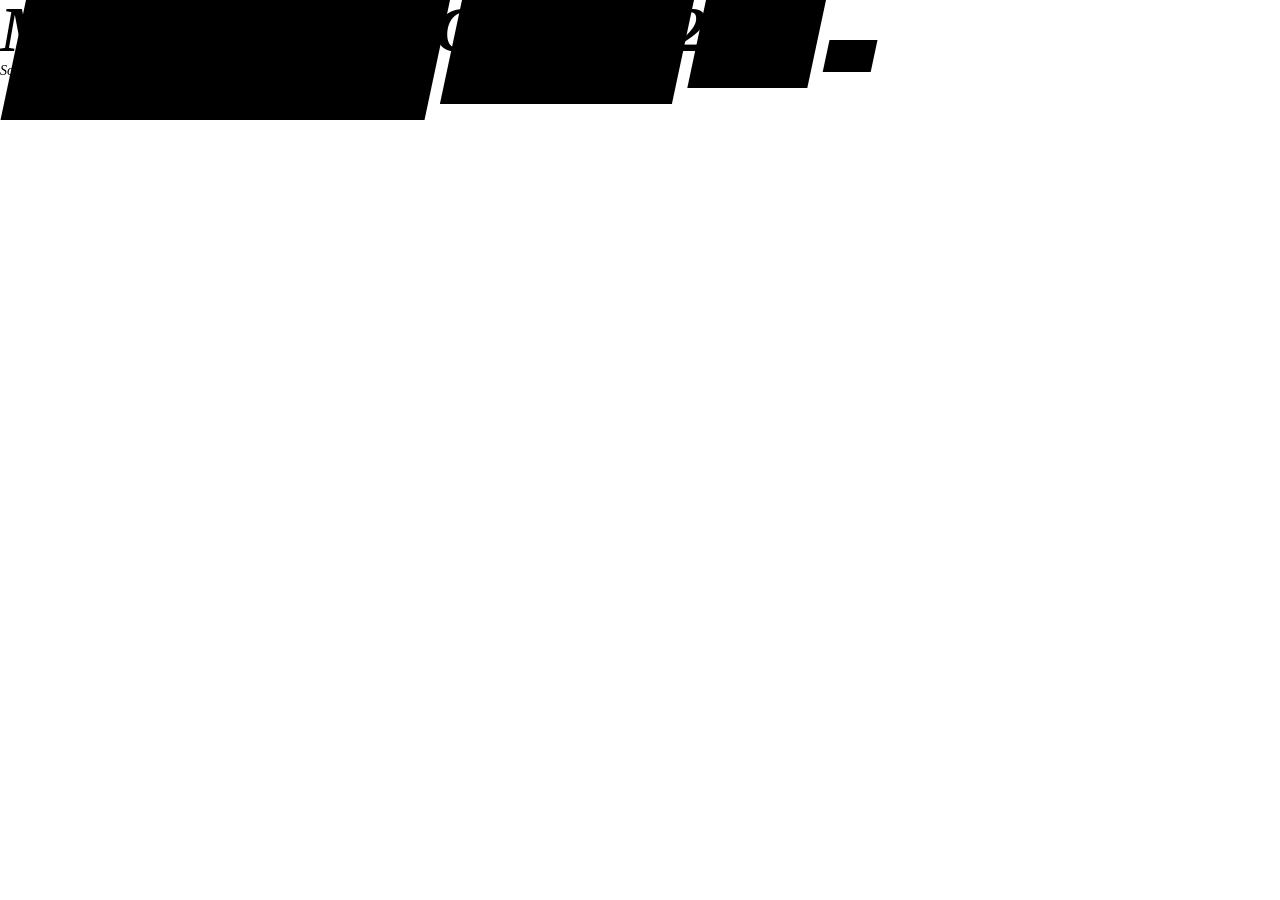
<file: claude-design/project/components/Cover/preview.html>
<!-- @dsCard height=288 -->
<!doctype html>
<html lang="es">
<head>
<meta charset="utf-8">
<title>Mesías Villacrés 2026</title>
<link rel="stylesheet" href="https://fonts.googleapis.com/css2?family=Montserrat:ital,wght@1,500;1,900&display=swap">
<style>
  html, body { margin:0; height:100%; }
  body { background:var(--surface); color:var(--ink); font-family:var(--font-sans); overflow:hidden; }
  .cover { position:relative; width:960px; height:288px; overflow:hidden; }
  .band { position:absolute; top:0; left:0; width:960px; height:120px; }
  .band svg { display:block; }
  .slab { fill:var(--badge-bg); }
  .leaf { fill:var(--slogan-box); }
  .sun { fill:var(--symbol); }
  .vote { fill:var(--vote-mark); }
  .blk { rx:var(--radius-md); }
  .fret { fill:none; stroke:var(--surface); stroke-width:4; stroke-linecap:square; opacity:.9; }
  .words { position:absolute; left:var(--space-8); bottom:var(--space-8); max-width:900px; }
  .name { margin:0; font-size:64px; line-height:.95; font-weight:900; font-style:italic; letter-spacing:-.01em; text-transform:uppercase; color:var(--brand-ink); }
  .tag { margin:var(--space-2) 0 0 4px; font-size:14px; line-height:20px; font-style:italic; font-weight:500; color:var(--ink-muted); }
</style>
</head>
<body>
<div class="cover">
<div class="band" aria-hidden="true">
<svg viewBox="0 0 960 120" width="960" height="120">
<!--
  blocks      badge-bg slab 424×136 bled off the top (Selva: the name and the badge) · slogan-box 232×104 (Hoja: PROGRESO) · symbol 120×88 (Oro: el sol-petroglifo) · vote-mark 48×32 once (Lima: solo voto) · ≈ 30 % de 960×288
  arrangement a strip of unequal bands, all sheared by `skew` 12° like the badge and the PROGRESO box, bottoms stepping up toward the right
  pattern     greca (espiral cuadrada), the literal motif of "tejido comunitario": 6 módulos de 40 cut into the slab in `surface`, stroke 4 = the greca's own ratio
  scales      gutters space-3; module 40 = space-8 + space-2; corners radius-md; band 120 tall, name 64px under it (top-band skeleton: the name is wider than 440px)
-->
<g transform="translate(26,0) skewX(-12)">
<rect class="slab blk" x="0" y="-16" width="424" height="136" rx="8"/>
<rect class="leaf blk" x="436" y="0" width="232" height="104" rx="8"/>
<rect class="sun blk" x="680" y="0" width="120" height="88" rx="8"/>
<rect class="vote blk" x="812" y="40" width="48" height="32" rx="8"/>
</g>
<g transform="translate(26,0) skewX(-12)">
<path class="fret" d="M198 102V62h40v34h-32V70h24v16h-10"/>
<path class="fret" d="M250 102V62h40v34h-32V70h24v16h-10"/>
<path class="fret" d="M302 102V62h40v34h-32V70h24v16h-10"/>
<path class="fret" d="M354 102V62h40v34h-32V70h24v16h-10"/>
<path class="fret" d="M302 50V10h40v34h-32V18h24v16h-10"/>
<path class="fret" d="M354 50V10h40v34h-32V18h24v16h-10"/>
</g>
</svg>
</div>
<div class="words">
<h1 class="name">Mesías Villacrés 2026</h1>
<p class="tag">Somos Progreso · Alianza 62-1 · Alcaldía de Santa Clara</p>
</div>
</div>
</body>
</html>
</file>
<file: libro-direccion-visual/web/libro.css>
:root{
  /* Mesías Villacrés 2026 · Alianza 62-1 · tokens v1.1 (colores del cliente) */
  --color-selva-50: #EEF4EF;
  --color-selva-100: #C6D6CD;
  --color-selva-200: #A3BDAF;
  --color-selva-300: #82A493;
  --color-selva-400: #628D78;
  --color-selva-500: #43765D;
  --color-selva-600: #255F44;
  --color-selva-700: #07492A;
  --color-selva-800: #05351F;
  --color-selva-900: #032113;
  --color-hoja-50: #F1F8EC;
  --color-hoja-100: #CBE2C3;
  --color-hoja-200: #AACE9F;
  --color-hoja-300: #8BBC7D;
  --color-hoja-400: #6DAA5D;
  --color-hoja-500: #50993D;
  --color-hoja-600: #438133;
  --color-hoja-700: #36692A;
  --color-hoja-800: #295120;
  --color-hoja-900: #1C3917;
  --color-oro-600: #9B7C3F;  /* símbolo sobre claro, nunca texto */
  --color-oro-300: #E2B862;  /* dorado sobre Selva */
  --color-crema-50: #F8FDEF;
  --color-blanco: #FFFFFF;
  --color-tinta-900: #12241A;
  --color-voto-400: #C1D305; /* SOLO check y CTA de voto */

  --bg-default: var(--color-crema-50);
  --bg-inverse: var(--color-selva-700);
  --text-default: var(--color-tinta-900);
  --text-brand: var(--color-selva-700);
  --text-on-inverse: var(--color-blanco);
  --text-small-on-light-green: var(--color-hoja-600);
  --action-vote: var(--color-voto-400);

  --font-family: 'Montserrat', 'Arial Black', Arial, sans-serif;
  --font-display-weight: 900;  /* + italic + MAYÚSCULAS */
  --font-label-weight: 600;    /* + italic + MAYÚSCULAS + tracking .06em */
  --font-body-weight: 400;     /* recta */

  --skew: 12deg;
  --radius-box: 0.18em;
  --radius-sm: 4px;
  --radius-md: 8px;

  --space-1: 4px; --space-2: 8px; --space-3: 12px; --space-4: 16px; --space-6: 24px; --space-8: 32px; --space-12: 48px; --space-16: 64px; --space-24: 96px;

  --shadow-contact: 0 12px 18px -10px rgba(3,33,19,.35);

  --ease-rio: cubic-bezier(0.65, 0, 0.35, 1);
  --ease-sol: cubic-bezier(0.22, 1, 0.36, 1);
  --dur-xs: 120ms; --dur-sm: 240ms; --dur-md: 400ms; --dur-lg: 700ms;
}

/* Libro de Dirección Visual · versión web. Colores, tipografía, ángulo y tiempos: solo tokens del sistema (tokens.css va antes). */
@font-face { font-family: Montserrat; font-weight: 400; font-style: normal; font-display: swap; src: url(fonts/montserrat-latin-400-normal.woff2) format("woff2"); }
@font-face { font-family: Montserrat; font-weight: 600; font-style: normal; font-display: swap; src: url(fonts/montserrat-latin-600-normal.woff2) format("woff2"); }
@font-face { font-family: Montserrat; font-weight: 600; font-style: italic; font-display: swap; src: url(fonts/montserrat-latin-600-italic.woff2) format("woff2"); }
@font-face { font-family: Montserrat; font-weight: 900; font-style: normal; font-display: swap; src: url(fonts/montserrat-latin-900-normal.woff2) format("woff2"); }
@font-face { font-family: Montserrat; font-weight: 900; font-style: italic; font-display: swap; src: url(fonts/montserrat-latin-900-italic.woff2) format("woff2"); }

:root {
  --h2: clamp(1.9rem, 4.6vw, 3.1rem);
  --barra: 3.5rem;          /* alto de la barra superior */
  --arco: 3.75rem;          /* alto de la tira del arco cuando va abajo (celular) */
  --lado: clamp(1rem, 4vw, 3rem);
  --max: 76rem;
  --linea: var(--color-selva-100);
  --tope: var(--barra);     /* lo que tapa la barra al saltar a un ancla */
}
* { box-sizing: border-box; }
html { -webkit-text-size-adjust: 100%; text-size-adjust: 100%; }
body { margin: 0; background: var(--color-crema-50); color: var(--color-tinta-900); font: 400 1.0625rem/1.6 var(--font-family);
  padding-bottom: calc(var(--arco) + env(safe-area-inset-bottom)); }
h1, h2, h3, p, ul, ol, dl, dd, figure { margin: 0; padding: 0; }
ul, ol { list-style: none; }
img, svg { display: block; max-width: 100%; }
img { height: auto; }
svg text { font-family: var(--font-family); }
p, dd, li { text-wrap: pretty; }
a { color: var(--color-selva-700); text-underline-offset: .18em; }
b { font-weight: 600; }
:focus-visible { outline: 3px solid var(--color-selva-700); outline-offset: 3px; }
.portada :focus-visible, .unidad :focus-visible, .cierre :focus-visible, .visor :focus-visible { outline-color: var(--color-blanco); }
.parada { scroll-margin-top: var(--tope); }
.salto { position: absolute; left: var(--lado); top: -4rem; z-index: 40; padding: .6rem 1rem; background: var(--color-selva-700); color: var(--color-blanco); font-weight: 600; }
.salto:focus { top: .5rem; }

/* ---------- voz tipográfica ---------- */
h1, h2, h3 { font-style: italic; font-weight: 900; text-transform: uppercase; line-height: 1; color: var(--color-selva-700); text-wrap: balance; }
h2 { font-size: var(--h2); letter-spacing: -.01em; }
h3 { font-size: 1.05rem; line-height: 1.1; }
.rotulo, .rotulo a { font-style: italic; font-weight: 600; font-size: .8125rem; line-height: 1.3; letter-spacing: .08em; text-transform: uppercase; color: var(--color-hoja-600); text-decoration: none; }
.rotulo a { display: inline-block; padding: .9rem 0; margin: -.9rem 0; }
.rotulo a:hover { text-decoration: underline; }
.caja { display: inline-block; transform: skewX(calc(-1 * var(--skew))); border-radius: var(--radius-box); background: var(--color-selva-700); color: var(--color-blanco);
  font-style: italic; font-weight: 900; text-transform: uppercase; font-size: .78rem; line-height: 1; letter-spacing: .03em; padding: .55em .9em .5em; }
.caja > span { display: inline-block; transform: skewX(var(--skew)); }
.caja.hoja { background: var(--color-hoja-500); font-size: 1.2rem; }
.boton { display: inline-flex; align-items: center; min-height: 2.75rem; text-decoration: none; }
.boton .caja { font-size: .8rem; padding: .8em 1.1em .75em; white-space: nowrap; transition: background-color 150ms ease, transform 160ms var(--ease-sol); }
.boton:active .caja { transform: skewX(calc(-1 * var(--skew))) scale(.97); }
@media (hover: hover) and (pointer: fine) { .boton:hover .caja { background: var(--color-selva-800); } }
@media (max-width: 59.99rem) { .boton .largo { display: none; } }
.badge { width: auto; }

/* ---------- barra y tira del arco ---------- */
.barra { position: sticky; top: 0; z-index: 30; height: var(--barra); display: flex; align-items: center; justify-content: space-between; gap: 1rem;
  padding: 0 var(--lado); background: var(--color-crema-50); border-bottom: 1px solid var(--linea); }
.marca { display: flex; align-items: center; gap: .6rem; min-height: 2.75rem; text-decoration: none; font-style: italic; font-weight: 900; text-transform: uppercase; font-size: .82rem; line-height: 1; white-space: nowrap; }
.marca img { width: 1.5rem; }
.arco { position: fixed; left: 0; right: 0; bottom: 0; z-index: 30; display: flex; align-items: flex-end; gap: 2px; height: calc(var(--arco) + env(safe-area-inset-bottom));
  padding: 0 var(--lado) calc(.375rem + env(safe-area-inset-bottom)); overflow-x: auto; scrollbar-width: none; background: var(--color-crema-50); border-top: 1px solid var(--linea); }
.arco::-webkit-scrollbar { display: none; }
.arco a { position: relative; flex: none; display: flex; align-items: flex-end; width: 2.75rem; height: 3rem; }
.arco a.g { margin-left: .55rem; }
.arco img { width: 100%; height: 3rem; object-fit: cover; clip-path: inset(1rem 0 0 0); transition: clip-path 160ms var(--ease-sol); }
.arco a.on img { clip-path: inset(0); }
.arco a:focus-visible { outline-offset: 1px; }
@media (min-width: 60rem) {
  body { padding-bottom: 0; }
  .arco { position: static; height: var(--barra); padding: 0 0 .5rem; overflow: visible; background: none; border: 0; }
  .arco a { width: 1.375rem; height: 2.5rem; }
  .arco img { height: 2.5rem; clip-path: inset(1.125rem 0 0 0); }
  .marca span { display: none; }
  .arco a::after { content: attr(data-c) " · " attr(data-t); position: absolute; top: calc(100% + .9rem); left: 50%; transform: translateX(-50%); z-index: 2; padding: .35rem .6rem; border-radius: var(--radius-sm);
    background: var(--color-selva-700); color: var(--color-blanco); font-size: .78rem; font-weight: 600; line-height: 1.2; white-space: nowrap; pointer-events: none; opacity: 0; transition: opacity 125ms ease-out; }
  .arco a:focus-visible::after { opacity: 1; }
  @media (hover: hover) and (pointer: fine) { .arco a:hover::after { opacity: 1; } }
}

/* ---------- portada ---------- */
.portada { display: grid; grid-template-rows: minmax(14rem, 1fr) auto; min-height: calc(100svh - var(--barra) - var(--arco)); background: var(--color-selva-700); color: var(--color-blanco); }
.tiras { display: flex; min-height: 0; overflow: hidden; }
.tiras img { flex: 1 1 0; min-width: 0; height: 100%; max-width: none; object-fit: cover; }
.tiras img:nth-child(3n+4) { margin-left: 2px; }
.portada .base { display: grid; gap: 1.75rem; padding: clamp(1.5rem, 4vw, 2.75rem) var(--lado); }
.portada .rotulo { color: var(--color-oro-300); }
.portada h1 { color: var(--color-blanco); font-size: clamp(2.7rem, 9.5vw, 5.75rem); line-height: .92; letter-spacing: -.015em; margin-top: .9rem; }
.portada .bajada { margin-top: 1.1rem; max-width: 34rem; color: var(--color-selva-100); }
.portada .firma { display: grid; grid-template-columns: auto auto; justify-content: start; align-items: center; gap: 1.1rem 1.5rem; }
.portada .logo { width: clamp(10.5rem, 24vw, 15rem); }
.portada .legal { grid-column: 1 / -1; font-size: .8rem; line-height: 1.6; color: var(--color-selva-100); }
@media (min-width: 60rem) {
  .portada { min-height: calc(100svh - var(--barra)); }
  .tiras img:nth-child(3n+4) { margin-left: 4px; }
  .portada .base { grid-template-columns: 1fr auto; align-items: end; }
  .portada .firma { justify-content: end; }
  .portada .legal { text-align: right; }
}
/* la única entrada animada del libro: las 21 tiras suben una tras otra, de izquierda a derecha, y dibujan el arco */
@media (prefers-reduced-motion: no-preference) {
  .tiras img { animation: sube var(--dur-lg) var(--ease-sol) backwards; animation-delay: calc(var(--i) * 30ms); }
  @keyframes sube { from { clip-path: inset(100% 0 0 0); } to { clip-path: inset(0); } }
}
@media (prefers-reduced-motion: reduce) { .arco img, .boton .caja, .modo, .visor button { transition: none; } }

/* ---------- secciones de texto ---------- */
.texto, .indice, .pares { max-width: var(--max); margin: 0 auto; padding: clamp(3rem, 8vw, 6rem) var(--lado); }
.texto { display: grid; gap: 2.5rem; }
.texto h2 { margin-bottom: 1.5rem; }
.texto h3 { margin: 2.25rem 0 .75rem; }
.texto .col > h3:first-child { margin-top: 0; }
.texto p { max-width: 38rem; }
.texto p + p { margin-top: .9rem; }
@media (min-width: 60rem) {
  .texto { grid-template-columns: 1fr 1fr; column-gap: clamp(2.5rem, 6vw, 5rem); }
  /* los dos títulos de una página de dos columnas ocupan el mismo alto: los cuerpos arrancan a la misma altura */
  .texto .col > h2:first-child { min-height: 2em; }
  .reglas .col:nth-child(2), .entrega .arbol { padding-top: calc(var(--h2) * 2 + 1.5rem); }
  .reglas .col:nth-child(2) { padding-top: calc(var(--h2) * 2 + 1.5rem + 1.1rem); }
}
.leyenda > div { display: grid; grid-template-columns: 7rem 1fr; align-items: baseline; gap: .5rem; padding: .6rem 0; border-top: 1px solid var(--linea); }
.leyenda > div:last-child { border-bottom: 1px solid var(--linea); }
.leyenda dt, .campo dt { font-style: italic; font-weight: 600; font-size: .8125rem; letter-spacing: .08em; text-transform: uppercase; color: var(--color-hoja-600); }
.leyenda dd { font-size: 1rem; line-height: 1.45; }
.texto .aviso { margin-top: 1.75rem; padding: 1.1rem 1.25rem; background: var(--color-selva-700); color: var(--color-blanco); border-radius: var(--radius-md); }
.texto .como-nav { margin-top: 1.25rem; font-size: .95rem; color: var(--color-selva-600); }
.relato { grid-column: 1 / -1; }
.relato h3 { margin: 0 0 .75rem; font-style: italic; font-weight: 600; font-size: .75rem; letter-spacing: .08em; color: var(--color-hoja-600); }
.relato ol { display: grid; grid-template-columns: repeat(2, 1fr); border-top: 2px solid var(--color-selva-700); }
.relato a { display: flex; align-items: center; gap: .6rem; min-height: 3.25rem; padding: .5rem .5rem .5rem 0; text-decoration: none; border-bottom: 1px solid var(--linea); }
.relato b { font-style: italic; font-weight: 900; font-size: 1.9rem; line-height: .9; min-width: 1.4rem; }
.relato span { font-style: italic; font-weight: 900; text-transform: uppercase; font-size: .82rem; line-height: 1.15; }
.relato a:hover span { text-decoration: underline; }
@media (min-width: 60rem) { .relato ol { grid-template-columns: repeat(7, 1fr); } .relato a { border-bottom: 0; } }

.cinco li { display: grid; grid-template-columns: 3.25rem 1fr; align-items: start; padding: 1.1rem 0; border-top: 1px solid var(--linea); }
.cinco li:last-child { border-bottom: 1px solid var(--linea); }
.cinco span { font-style: italic; font-weight: 900; font-size: 2.4rem; line-height: .95; color: var(--color-selva-700); }
.cinco p { font-size: 1.125rem; line-height: 1.5; }
.fuera { display: grid; grid-template-columns: repeat(2, 1fr); column-gap: 2rem; }
.fuera li { padding: .55rem 0; border-top: 1px solid var(--linea); line-height: 1.3; }
.texto .menor { margin-top: 1rem; font-size: .92rem; color: var(--color-selva-600); }

/* ---------- arco e índice ---------- */
.indice header { display: grid; gap: 1.25rem; margin-bottom: 2.5rem; }
.indice header p { max-width: 40rem; }
@media (min-width: 60rem) { .indice header { grid-template-columns: 22rem 1fr; column-gap: 4rem; align-items: start; } }
.grupos { display: grid; grid-template-columns: repeat(auto-fill, minmax(min(100%, 17rem), 1fr)); gap: 2.5rem 1.5rem; }
.grupo h3 { padding-bottom: .5rem; margin-bottom: .6rem; font-size: .8125rem; border-bottom: 2px solid var(--color-selva-700); font-weight: 600; font-size: .75rem; letter-spacing: .08em; }
.grupo h3 a { display: flex; align-items: flex-end; gap: .35em; min-height: 2.75rem; text-decoration: none; }
.grupo h3 b { font-weight: 900; }
.grupo .fila { display: grid; grid-template-columns: repeat(3, 1fr); gap: 4px 4px; }
.grupo.n4 .fila { grid-template-columns: repeat(4, 1fr); }
.grupo .fila a { display: block; text-decoration: none; font-size: .78rem; line-height: 1.25; color: var(--color-tinta-900); }
.grupo .fila img { width: 100%; aspect-ratio: 3 / 4; object-fit: cover; margin-bottom: .4rem; }
.grupo .fila b { display: block; font-style: italic; font-weight: 900; font-size: .95rem; line-height: 1.1; color: var(--color-selva-700); }
.grupo .fila a:hover span { text-decoration: underline; }

/* ---------- apertura de unidad ---------- */
.unidad { background: var(--color-selva-700); color: var(--color-blanco); }
.unidad .dentro { max-width: var(--max); margin: 0 auto; padding: clamp(3rem, 8vw, 5.5rem) var(--lado); display: grid; gap: 2rem; }
.unidad h2 { color: var(--color-blanco); font-size: clamp(2.4rem, 7vw, 4.25rem); line-height: .92; margin-top: .9rem; }
.unidad .txt { display: grid; gap: 1rem; align-content: start; }
.unidad .txt p { max-width: 36rem; }
.unidad .como { color: var(--color-selva-100); }
.unidad .ojo { font-weight: 600; }
.triada { display: grid; grid-template-columns: repeat(3, 1fr); gap: .375rem; }
.triada a { display: block; color: var(--color-blanco); text-decoration: none; font-size: .8rem; line-height: 1.25; }
.triada img { width: 100%; aspect-ratio: 3 / 4; object-fit: cover; margin-bottom: .5rem; }
.triada b { font-style: italic; font-weight: 900; color: var(--color-oro-300); margin-right: .25em; }
.triada a:hover span { text-decoration: underline; }
@media (min-width: 60rem) {
  /* una sola retícula de tres columnas: el texto de la unidad queda justo encima de las tres imágenes */
  .unidad .dentro { grid-template-columns: repeat(3, minmax(0, 1fr)); column-gap: 1rem; row-gap: 1.5rem; padding-block: clamp(2.5rem, 6vh, 4.5rem); }
  .unidad .cab-u, .triada { grid-column: 1 / -1; }
  .unidad h2 { margin-top: 1rem; font-size: clamp(3rem, 6.2vw, 5rem); line-height: .95; }
  .unidad .txt { display: contents; }
  .unidad .txt > p { padding-right: 1.5rem; }
  .unidad .busca { grid-column: 1; }
  .unidad .como { grid-column: 2; }
  .unidad .ojo { grid-column: 3; }
  .triada { gap: 1rem; max-width: none; }
  .triada a { font-size: .9rem; }
}

/* ---------- plano ---------- */
.plano { display: grid; }
.plano + .plano, .unidad + .plano { margin-top: 0; }
.plano .ref, .vistas .ref { position: relative; }
.plano .ref { display: block; cursor: zoom-in; background: var(--color-selva-900); }
.ref:focus-visible { outline-offset: -3px; }
.ref:focus-visible img { outline: 3px solid var(--color-blanco); outline-offset: -6px; }
/* el código sobre la referencia: en celular el título queda bajo el pliegue; en los pares superpuestos dice cuál es cuál */
.et { position: absolute; z-index: 2; left: .6rem; top: .6rem; padding: .32rem .55rem .26rem; background: var(--color-selva-700); color: var(--color-blanco); font-style: italic; font-weight: 900; font-size: .85rem; line-height: 1; border-radius: var(--radius-sm); pointer-events: none; }
.vistas .et, .variante .et { display: none; }
@media (min-width: 40rem) { .plano > .ref .et { display: none; } }
.plano .ref img { width: 100%; }
.plano .info { padding: 1.75rem var(--lado) 3.5rem; }
.cab { margin: .6rem 0 1rem; }
.cab h3 { display: flex; align-items: center; gap: 1rem; font-size: clamp(1.3rem, 2.4vw, 1.65rem); line-height: 1.03; }
.cod { font-style: italic; font-weight: 900; font-size: clamp(3.2rem, 7vw, 4.1rem); line-height: .8; letter-spacing: -.03em; color: var(--color-selva-700); }
.cab .tt { display: flex; flex-direction: column; }
.cab .sub { margin-top: .4rem; font-weight: 600; font-size: .8125rem; letter-spacing: .06em; color: var(--color-hoja-600); line-height: 1.3; }
.escena { margin-top: 1rem; max-width: 38rem; }
.ficha { margin-top: 1.25rem; border-bottom: 1px solid var(--linea); max-width: 38rem; }
.campo { display: grid; grid-template-columns: 6.5rem 1fr; align-items: baseline; gap: .5rem; padding: .55rem 0; border-top: 1px solid var(--linea); }
.campo dd { font-size: 1rem; line-height: 1.45; }
.campo.optica dd { font-style: italic; font-weight: 900; font-size: 1.45rem; line-height: 1; color: var(--color-selva-700); }
.campo.evitar dd { font-weight: 600; }
.chips { display: flex; gap: 3px; margin: .15rem 0 .45rem; }
.chips i { display: block; width: 2rem; height: 1rem; outline: 1px solid var(--linea); outline-offset: -1px; }
.nota { margin-top: 1.1rem; max-width: 38rem; padding: .85rem 1rem .9rem; background: var(--color-blanco); border: 1px solid var(--linea); border-radius: var(--radius-md); font-size: .98rem; line-height: 1.45; }
.nota b { display: flex; align-items: center; gap: .5rem; margin-bottom: .3rem; font-style: italic; font-weight: 600; font-size: .75rem; letter-spacing: .08em; text-transform: uppercase; color: var(--color-selva-700); }
.nota b::before { content: ""; width: .6rem; height: .6rem; background: var(--color-oro-600); transform: skewX(calc(-1 * var(--skew))); border-radius: .1rem; }
.pares-ficha { display: flex; flex-wrap: wrap; gap: .75rem 1.75rem; margin-top: 1.25rem; }
.par { display: flex; align-items: center; gap: .8rem; min-height: 3rem; text-decoration: none; }
.par img { width: 3rem; aspect-ratio: 3 / 4; object-fit: cover; }
.par > span { display: flex; flex-direction: column; gap: .15rem; line-height: 1.2; }
.par b { color: var(--color-selva-700); }
.par:hover b { text-decoration: underline; }
@media (min-width: 60rem) {
  .plano { grid-template-columns: auto minmax(22rem, 38rem); justify-content: start; align-items: start; column-gap: clamp(2rem, 5vw, 4.5rem); padding-right: var(--lado); border-bottom: 4px solid var(--color-crema-50); }
  .plano:not(.final) > .ref { position: sticky; top: var(--barra); }
  /* la referencia ocupa el alto de la pantalla, como en el PDF: 3:4 a sangre a la izquierda */
  .plano .ref img { width: min(50vw, calc((100svh - var(--barra)) * .75)); min-width: 24rem; }
  .plano .info { padding: 2rem 0; }
}

/* ---------- plano final 16:9 ---------- */
.final .ref.ancha { position: relative; }
.final .guia { position: absolute; left: 0; right: 0; height: 1px; background: var(--color-blanco); }
.final .guia.t { top: 12.81%; }
.final .guia.b { bottom: 12.81%; }
.final .guia-rot { position: absolute; right: .6rem; top: calc(12.81% + .5rem); padding: .3rem .5rem .26rem; background: var(--color-selva-700); border-radius: var(--radius-sm); font-style: italic; font-weight: 600; font-size: .75rem; letter-spacing: .08em; text-transform: uppercase; color: var(--color-blanco); line-height: 1; }
.final .abajo { padding: 0 var(--lado) 3.5rem; display: grid; gap: 1.5rem; }
.final .abajo .ficha { margin-top: 0; }
.final .extra { display: grid; gap: 1.25rem; align-content: start; min-width: 0; }
.final .extra .nota, .final .extra .pares-ficha { margin-top: 0; }
.plano .variante .ref img { width: 100%; min-width: 0; }
.variante figcaption { margin-top: .4rem; font-size: .88rem; color: var(--color-selva-600); }
.plano .variante .ref { display: block; cursor: zoom-in; background: none; }
@media (max-width: 59.99rem) { .final .info { padding-bottom: 1.25rem; } }
@media (min-width: 60rem) {
  .plano.final { grid-template-columns: minmax(0, 1fr) minmax(20rem, 26rem); align-items: start; row-gap: 2.5rem; padding-bottom: 4rem; }
  .final .ref.ancha img { width: 100%; min-width: 0; }
  .final .info { padding: 1.5rem 0 0; }
  .final .abajo { grid-column: 1 / -1; grid-template-columns: minmax(0, 38rem) minmax(0, 1fr); column-gap: clamp(2rem, 5vw, 4.5rem); padding: 0 0 0 var(--lado); }
}

/* ---------- pares ---------- */
.pares > header { display: grid; gap: 1.25rem; margin-bottom: 1rem; }
.pares > header p { max-width: 40rem; }
.par-bloque { display: grid; gap: 1.5rem; padding: 2.5rem 0; border-top: 2px solid var(--color-selva-700); }
.par-bloque .txt h3 { font-size: clamp(1.6rem, 3.4vw, 2.2rem); margin: 1rem 0; }
.par-bloque .txt p { max-width: 34rem; }
.par-bloque .regla { font-weight: 600; color: var(--color-selva-700); padding-bottom: .9rem; margin-bottom: .9rem; border-bottom: 1px solid var(--linea); }
.par-bloque .txt .rotulo { display: block; margin-bottom: .2rem; }
.duo { display: grid; gap: .9rem; align-content: start; }
.duo .modo { order: 3; }
.vistas { position: relative; display: grid; grid-template-columns: 1fr 1fr; gap: 4px; }
.vistas .ref { display: block; cursor: zoom-in; background: var(--color-selva-900); }
.vistas img { width: 100%; }
.pies { display: grid; grid-template-columns: 1fr 1fr; gap: 1rem; }
.pies p { font-size: .92rem; line-height: 1.4; }
.pies .cod { display: inline-flex; align-items: center; min-width: 2.75rem; min-height: 2.75rem; font-size: 2.3rem; line-height: .85; text-decoration: none; }
.pies .cod:hover { text-decoration: underline; text-decoration-thickness: 3px; }
.pies .t { margin: .2rem 0 .3rem; font-style: italic; font-weight: 900; text-transform: uppercase; font-size: 1rem; line-height: 1.1; color: var(--color-selva-700); }
.pies .o { margin: .5rem 0 .2rem; font-style: italic; font-weight: 900; font-size: 1.1rem; line-height: 1; color: var(--color-selva-700); }
@media (min-width: 60rem) { .par-bloque { grid-template-columns: minmax(16rem, 22rem) minmax(0, 1fr); column-gap: clamp(2rem, 5vw, 4.5rem); } .duo { max-width: 46rem; } }

/* par superpuesto: una referencia encima de la otra y un corte que se arrastra (lo activa libro.js) */
.modo { justify-self: start; min-height: 2.75rem; padding: 0 1rem; border: 1px solid var(--color-selva-700); border-radius: var(--radius-sm); background: none; color: var(--color-selva-700);
  font: 600 .88rem/1 var(--font-family); cursor: pointer; transition: background-color 150ms ease, color 150ms ease, transform 160ms var(--ease-sol); }
.modo:active { transform: scale(.97); }
@media (hover: hover) and (pointer: fine) { .modo:hover:not([aria-pressed="true"]) { background: var(--color-selva-50); } }
.modo[aria-pressed="true"] { background: var(--color-selva-700); color: var(--color-blanco); }
.corte { position: absolute; inset: 0; z-index: 3; width: 100%; height: 100%; margin: 0; opacity: 0; cursor: ew-resize; touch-action: pan-y; }
.duo.sup .vistas { grid-template-columns: 1fr; max-width: 30rem; --corte: 50%; }
.duo.sup .pies { max-width: 30rem; }
.duo.sup .vistas .ref { grid-area: 1 / 1; cursor: default; }
.duo.sup .vistas .ref + .ref { background: none; clip-path: inset(0 0 0 var(--corte)); }
.duo.sup .vistas::before { content: ""; position: absolute; z-index: 2; top: 0; bottom: 0; left: var(--corte); width: 2px; margin-left: -1px; background: var(--color-blanco); pointer-events: none; }
.duo.sup .vistas::after { content: ""; position: absolute; z-index: 2; top: 50%; left: var(--corte); width: 2.75rem; height: 2.75rem; transform: translate(-50%, -50%); border-radius: 50%; pointer-events: none;
  background: var(--color-blanco) url("data:image/svg+xml,%3Csvg xmlns='http://www.w3.org/2000/svg' viewBox='0 0 24 24'%3E%3Cpath d='M9.5 7.5L5 12l4.5 4.5M14.5 7.5L19 12l-4.5 4.5' fill='none' stroke='%2307492A' stroke-width='2.25' stroke-linecap='round' stroke-linejoin='round'/%3E%3C/svg%3E") center / 1.5rem no-repeat; }
.duo.sup .vistas:has(.corte:focus-visible)::after { outline: 3px solid var(--color-selva-700); outline-offset: 2px; }
.duo.sup .vistas .et { display: block; }
.duo.sup .vistas .ref + .ref .et { left: auto; right: .6rem; }

/* ---------- entrega ---------- */
.entrega .boton { margin-top: .75rem; }
.arbol { display: grid; grid-template-columns: repeat(auto-fill, minmax(min(100%, 17.5rem), 1fr)); gap: 1.5rem 2rem; align-content: start; }
.carp h3 { margin: 0 0 .4rem; padding-bottom: .35rem; border-bottom: 1px solid var(--color-selva-700); font-style: normal; font-weight: 600; text-transform: none; font-size: .95rem; }
.carp li { font-size: .82rem; line-height: 1.7; overflow-wrap: anywhere; }

/* ---------- cierre ---------- */
.cierre { background: var(--color-selva-700); color: var(--color-blanco); text-align: center; padding: clamp(3rem, 8vw, 5rem) 0 2rem; }
.cierre .lock { display: flex; flex-wrap: wrap; justify-content: center; align-items: center; gap: 1.75rem 3rem; padding: 0 var(--lado); }
.cierre .logo { width: clamp(13rem, 36vw, 21rem); }
.cierre .firma { display: flex; flex-direction: column; align-items: center; gap: 1.1rem; }
@media (min-width: 60rem) { .cierre .firma { align-items: flex-start; } }
.slogan { display: flex; align-items: center; gap: .16em; font-style: italic; font-weight: 900; text-transform: uppercase; font-size: clamp(1.4rem, 3vw, 1.75rem); line-height: 1; }
.slogan .caja { font-size: 1em; letter-spacing: 0; padding: .16em .34em .12em; }
.cierre .cargo { margin-top: 2rem; padding: 0 var(--lado); font-style: italic; font-weight: 600; font-size: .78rem; letter-spacing: .08em; text-transform: uppercase; }
.cierre .msg { margin-top: 2.25rem; padding: 0 var(--lado); font-style: italic; font-weight: 900; text-transform: uppercase; font-size: clamp(1.15rem, 3vw, 1.6rem); line-height: 1.15; }
.cierre .rio { width: 100%; height: clamp(4.5rem, 14vw, 10rem); margin-top: 2rem; }
.cierre .legal { margin-top: 2rem; padding: 0 var(--lado); font-size: .8rem; color: var(--color-selva-100); }

/* ---------- visor a pantalla completa ---------- */
.visor { width: 100vw; height: 100dvh; max-width: none; max-height: none; margin: 0; padding: 0; border: 0; background: var(--color-selva-900); color: var(--color-blanco); }
.visor[open] { display: grid; grid-template-rows: minmax(0, 1fr) auto; opacity: 1; transition: opacity 200ms ease-out; }
@starting-style { .visor[open] { opacity: 0; } }
@media (prefers-reduced-motion: reduce) { .visor[open] { transition: none; } }
.visor::backdrop { background: var(--color-selva-900); }
.visor img { width: 100%; height: 100%; object-fit: contain; }
.visor .pie { display: flex; align-items: baseline; gap: .75rem; padding: .8rem 4.5rem .9rem var(--lado); min-height: 3.25rem; }
.visor .pie b { font-style: italic; font-weight: 900; font-size: 1.5rem; line-height: 1; color: var(--color-oro-300); }
.visor .pie span { font-style: italic; font-weight: 900; text-transform: uppercase; font-size: .95rem; line-height: 1.1; }
.visor button { position: absolute; display: grid; place-items: center; width: 3rem; height: 3rem; padding: 0; border: 0; border-radius: 50%; background: var(--color-selva-700); color: var(--color-blanco); cursor: pointer; transition: background-color 150ms ease, transform 160ms var(--ease-sol); }
.visor button:active { transform: scale(.94); }
@media (hover: hover) and (pointer: fine) { .visor button:hover { background: var(--color-selva-600); } }
.visor .cerrar { top: .75rem; right: .75rem; }
.visor .ant { left: .75rem; top: calc(50% - 3rem); }
.visor .sig { right: .75rem; top: calc(50% - 3rem); }
.visor.una .ant, .visor.una .sig { display: none; }

@media print { .barra, .arco, .modo, .visor, .acciones, .panel { display: none; } body { padding: 0; } }

/* ---------- anchos y altos intermedios ---------- */
/* barra: entre 60 y 70rem no cabe el nombre junto a la tira; desde 80rem las miniaturas crecen */
@media (min-width: 70rem) { .marca span { display: inline; } }
@media (min-width: 80rem) { .arco a { width: 1.75rem; } }
/* pantallas grandes (proyector): todo sube de escala */
@media (min-width: 100rem) { html { font-size: 112.5%; } }
@media (min-width: 120rem) { html { font-size: 125%; } }
/* tablet y celular horizontal: referencia fija a la izquierda, ficha a la derecha */
@media (min-width: 40rem) and (max-width: 59.99rem), (orientation: landscape) and (max-width: 59.99rem) {
  .plano:not(.final) { grid-template-columns: auto minmax(0, 1fr); align-items: start; column-gap: 1.5rem; }
  .plano:not(.final) > .ref { position: sticky; top: var(--barra); }
  .plano:not(.final) > .ref img { width: auto; height: calc(100svh - var(--barra) - var(--arco)); max-width: 46vw; object-fit: cover; }
  .plano:not(.final) > .ref .et { display: none; }
  .plano:not(.final) .info { padding: 1.25rem var(--lado) 2rem 0; }
}
/* laptop de poca altura: la ficha entera cabe junto a su referencia */
@media (min-width: 60rem) and (max-height: 56rem) {
  .plano:not(.final) { grid-template-columns: auto minmax(22rem, 44rem); }
  .plano:not(.final) .info { padding: 1.25rem 0 1.5rem; }
  .plano:not(.final) .escena { font-size: 1rem; }
  .plano:not(.final) .campo { padding: .4rem 0; }
  .plano:not(.final) .campo dd { font-size: .9375rem; }
  .plano:not(.final) .campo.optica dd { font-size: 1.35rem; }
  .plano:not(.final) .cod { font-size: 3.2rem; }
}
/* celular bajo: el logo y el 62-1 de la portada entran en la primera pantalla */
@media (max-width: 59.99rem) and (max-height: 44rem) {
  .portada { grid-template-rows: minmax(7rem, 1fr) auto; }
  .portada .base { gap: 1rem; padding-block: 1.25rem; }
  .portada h1 { margin-top: .6rem; }
  .portada .bajada { margin-top: .7rem; }
}
/* visor en celular: los tres botones abajo, al alcance del pulgar */
@media (max-width: 59.99rem) {
  .visor .pie { padding-right: 11.25rem; min-height: 4.25rem; align-items: center; }
  .visor .cerrar, .visor .ant, .visor .sig { top: auto; bottom: .6rem; left: auto; }
  .visor .cerrar { right: .75rem; }
  .visor .sig { right: 4.25rem; }
  .visor .ant { right: 7.75rem; }
}

/* ---------- rodaje: avance, filtros y acciones por plano ---------- */
.acciones { display: flex; flex-wrap: wrap; gap: .6rem; margin-top: 1.5rem; max-width: 38rem; }
.acciones button, .filtros button, .reinicio { min-height: 2.75rem; padding: 0 1rem; border: 1px solid var(--color-selva-700); border-radius: var(--radius-sm); background: none; color: var(--color-selva-700);
  font: 600 .9rem/1 var(--font-family); cursor: pointer; transition: background-color 150ms ease, color 150ms ease, transform 160ms var(--ease-sol); }
.acciones button:active, .filtros button:active, .reinicio:active { transform: scale(.97); }
@media (hover: hover) and (pointer: fine) {
  .acciones button:hover:not([aria-pressed="true"]), .filtros button:hover:not([aria-pressed="true"]) { background: var(--color-selva-50); }
}
.rodado { display: inline-flex; align-items: center; gap: .5rem; }
.rodado svg { width: 1.1rem; height: 1.1rem; flex: none; border: 2px solid currentColor; border-radius: .25rem; padding: 1px; }
.rodado svg path { stroke-dasharray: 22; stroke-dashoffset: 22; transition: stroke-dashoffset 220ms var(--ease-sol); }
.rodado[aria-pressed="true"] { background: var(--color-selva-700); color: var(--color-blanco); }
.rodado[aria-pressed="true"] svg path { stroke-dashoffset: 0; }
.copiar { border-color: var(--linea); }
.plano.es-hecho .cod::after { content: ""; display: inline-block; width: .32em; height: .32em; margin: 0 0 .1em .12em; background: var(--color-hoja-500); border-radius: 50%; vertical-align: middle; }

.indice header { align-items: start; }
.panel { display: grid; gap: .9rem; align-content: start; }
.avance { display: grid; gap: .5rem; font-size: .95rem; }
.avance b { font-style: italic; font-weight: 900; font-size: 1.5rem; color: var(--color-selva-700); }
.barra-av { display: block; height: .5rem; background: var(--color-selva-100); border-radius: 99px; overflow: hidden; }
.barra-av i { display: block; height: 100%; width: 0; background: var(--color-selva-700); border-radius: inherit; transition: width 300ms var(--ease-sol); }
.filtros { display: flex; flex-wrap: wrap; gap: .5rem; }
.filtros button[aria-pressed="true"] { background: var(--color-selva-700); color: var(--color-blanco); }
.cuenta { min-height: 1.2rem; font-size: .9rem; color: var(--color-selva-600); }
.reinicio { justify-self: start; border-color: var(--linea); font-weight: 400; font-size: .85rem; color: var(--color-selva-600); }
.grupo .fila a { position: relative; transition: opacity 200ms ease-out; }
.grupo .fila a.apagado { opacity: .22; }
.grupo .fila a.hecho::after, .arco a.hecho::before { content: ""; position: absolute; width: 1rem; height: 1rem; border-radius: 50%; border: 1px solid var(--color-blanco);
  background: var(--color-selva-700) url("data:image/svg+xml,%3Csvg xmlns='http://www.w3.org/2000/svg' viewBox='0 0 24 24'%3E%3Cpath d='M6 12.5l4 4 8-9' fill='none' stroke='%23fff' stroke-width='3' stroke-linecap='round' stroke-linejoin='round'/%3E%3C/svg%3E") center / .7rem no-repeat; }
.grupo .fila a.hecho::after { top: .3rem; right: .3rem; }
.arco a.hecho::before { right: 1px; bottom: 1px; z-index: 1; width: .85rem; height: .85rem; }
@media (min-width: 60rem) {
  .indice header { grid-template-columns: 22rem minmax(0, 1fr) 20rem; }
  .indice header .panel { grid-column: 3; }
}
@media (prefers-reduced-motion: reduce) { .acciones button, .filtros button, .reinicio, .rodado svg path, .barra-av i, .grupo .fila a { transition: none; } }
</file>
